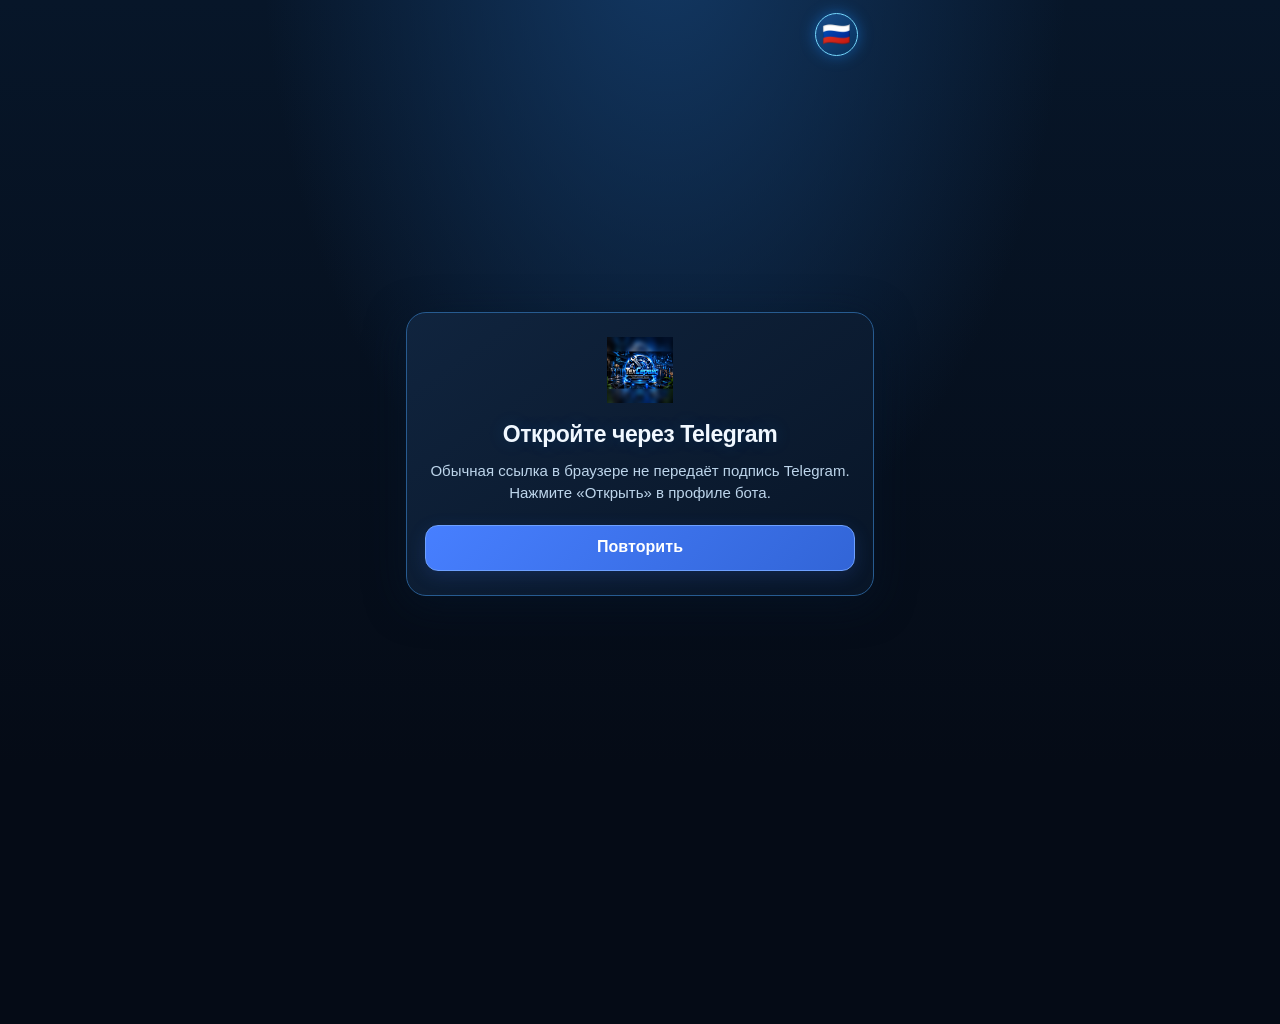
<file: index.html>
<!DOCTYPE html>
<html lang="ru">
<head>
<meta charset="UTF-8">
<meta name="viewport" content="width=device-width, initial-scale=1, viewport-fit=cover">
<meta http-equiv="Cache-Control" content="no-cache, no-store, must-revalidate">
<title>ТехСервис — Открыть кабинет</title>
<script src="https://telegram.org/js/telegram-web-app.js"></script>
<script id="bt-lang-url-init">(function(){try{const l=new URLSearchParams(location.search).get('lang');if(['ru','uz','en'].includes(l))localStorage.setItem('remont_bt_lang',l);localStorage.setItem('remont_lang',l);}catch(_){}})();</script>
<link rel="stylesheet" href="css/style.css?v=20261114-act-compact2">
<link rel="manifest" href="manifest.webmanifest">
<style>
.bt-entry {min-height:100dvh;max-width:500px;margin:auto;padding:24px 16px 40px;display:flex;flex-direction:column;gap:16px;justify-content:center}
.bt-entry-card {border:1px solid #285987;border-radius:20px;padding:24px 18px;background:linear-gradient(155deg,#102946,#08192c);color:#f2f8ff;box-shadow:0 8px 38px #06172b88;text-align:center}
.bt-entry-card h1{font-size:23px;line-height:1.3;margin:10px 0}
.bt-entry-card p{line-height:1.5;color:#bdd5eb;font-size:15px}
.bt-entry-icon{width:66px;height:66px;object-fit:contain}
.bt-entry-actions{display:grid;gap:10px;margin-top:20px}
.bt-entry-actions button{width:100%;min-height:54px;border:1px solid #54baf6;border-radius:14px;background:linear-gradient(120deg,#0757b3,#1688e3);color:white;font-size:16px;font-weight:650;cursor:pointer}
.bt-entry-actions button.secondary{background:#183956;border-color:#346791}
.bt-entry-actions button:focus-visible{outline:3px solid #90e0ff;outline-offset:3px}
.bt-entry-muted{font-size:13px;color:#a9c3d9;white-space:pre-wrap;overflow-wrap:anywhere}
</style>
</head>
<body>
<main id="btEntry" class="bt-entry"><section class="bt-entry-card" role="status"><img class="bt-entry-icon" src="img/remont-bt-icon.png" alt="ТехСервис"><h1>Открываем ТехСервис</h1><p>Проверяем Telegram и ваш кабинет…</p></section></main>
<script>
// launch=keyboard is used by existing bot keyboard links. BotFather's Main
// Mini App launches the same index without role or signed URL parameters.
const params = new URLSearchParams(location.search);
const launchMode = params.get('launch') || 'main';
const roleFromUrl = params.get('role');
window.WEBAPP_SENDDATA_SUPPORTED = launchMode === 'keyboard';
</script>
<script src="js/advertiser-config.js?v=20261021-p15-reviews-referral"></script>
<script src="js/common.js?v=20261021-fullscreen-v1"></script>
<script src="js/mobile-shell.js?v=20261021-fullscreen-v1"></script>
<script src="js/ui-language.js?v=20261114-qr-receipt1"></script>
<script>
(async function bootRemontBT(){
  const area = document.getElementById('btEntry');
  try { tg.ready(); tg.expand(); } catch (_) {}
  const translate = value => window.btTranslateText ? window.btTranslateText(value) : String(value);
  const esc = value => String(value ?? '').replace(/[&<>"']/g,c => ({'&':'&amp;','<':'&lt;','>':'&gt;','"':'&quot;',"'":'&#39;'}[c]));
  const show = (heading, text, buttons = []) => {
    area.innerHTML = '<section class="bt-entry-card"><img class="bt-entry-icon" src="img/remont-bt-icon.png" alt="ТехСервис">'
      +'<h1>'+esc(translate(heading))+'</h1><p>'+esc(translate(text))+'</p><div class="bt-entry-actions" id="btEntryActions"></div></section>';
    const actions = document.getElementById('btEntryActions');
    for (const b of buttons) {
      const el = document.createElement('button'); el.type='button';el.textContent=translate(b.text);
      if (b.secondary) el.className='secondary';
      el.addEventListener('click', b.run); actions.appendChild(el);
    }
  };
  const loadRole = (role) => {
    if(role === 'advertiser'){
      // Keep initData across same-origin navigation for Telegram clients that
      // do not repeat it on every document reload. It is still verified by API.
      try { if(tg.initData) sessionStorage.setItem('remontbt_adv_auth',JSON.stringify({data:tg.initData,uid:String(tg.initDataUnsafe?.user?.id||''),time:Date.now()})); }catch(_){}
      const target=new URL('advertiser.html',location.href);
      for(const key of ['session_uid','session_exp','session_sig']) if(params.has(key)) target.searchParams.set(key,params.get(key));
      location.replace(target.href);return;
    }
    // Existing applications are loaded only after server-side role discovery.
    const script=document.createElement('script');
    script.src=role==='master'?'js/master.js?v=20261114-act-compact2':'js/client.js?v=20261113-combined-fixes1';
    script.onerror=()=>show('Не удалось открыть кабинет','Не удалось загрузить файлы приложения. Проверьте публикацию GitHub Pages.',[{text:'Повторить',run:()=>location.reload()}]);
    // Remove the loader so existing client/master scripts own the body.
    area.remove(); document.body.appendChild(script);
  };
  const queryRole = roleFromUrl === 'master_entry' ? 'master_entry' : roleFromUrl;
  // Existing master application links must remain usable for unregistered users.
  if (queryRole === 'master_entry') {loadRole('client');return;}
  const base = String(window.REMONT_ADVERTISER_API_BASE || '').replace(/\/$/,'');
  if (!base) {
    show('Сервер не настроен','Не найден адрес API. Запустите панель и обновите адрес Cloudflare в GitHub Pages.',[{text:'Повторить',run:()=>location.reload()}]);
    return;
  }
  const headers={'X-Telegram-Init-Data':String(tg.initData||'')};
  const signedUid=params.get('session_uid')||params.get('master_uid'),signedExp=params.get('session_exp')||params.get('master_exp'),signedSig=params.get('session_sig')||params.get('master_sig');
  if (/^\d{1,20}$/.test(signedUid||'') && /^\d{1,20}$/.test(signedExp||'') && /^[0-9a-f]{64}$/i.test(signedSig||''))
    headers['X-Remont-Session']=signedUid+':'+signedExp+':'+signedSig;
  if(!headers['X-Remont-Session']) {
    try { const saved=localStorage.getItem('remontBT.master.session.v1')||'';
      if(/^\d{1,20}:\d{1,20}:[0-9a-f]{64}$/i.test(saved)) headers['X-Remont-Session']=saved;
    }catch(_){}
  }
  if(!headers['X-Telegram-Init-Data'] && !headers['X-Remont-Session']) {
    show('Откройте через Telegram','Обычная ссылка в браузере не передаёт подпись Telegram. Нажмите «Открыть» в профиле бота.',[{text:'Повторить',run:()=>location.reload()}]);return;
  }
  try {
    const response=await fetch(base+'/api/session/roles',{method:'GET',headers,cache:'no-store'});
    const data=await response.json().catch(()=>({}));
    if(!response.ok){
      const why=String(data.reason||'');
      const detail=why==='hash_mismatch'
       ?'Не совпала подпись Telegram. Проверьте, что в BotFather Main Mini App включён для того же бота, чей токен используется сервером.'
       :why==='auth_date_expired'?'Данные входа устарели. Закройте Mini App и откройте его заново.'
       :data.error||'Проверка Telegram завершилась ошибкой.';
      throw new Error(detail+(why?' ('+why+')':''));
    }
    const r=data.roles||{};
    // A user may have multiple roles. BotFather's single Main Mini App button
    // must open one landing page without an extra role-selector screen.
    // Role checks are obtained from the verified server response, never from
    // initDataUnsafe or untrusted URL parameters.
    const permitted={client:!!r.client,master:!!r.master,advertiser:!!r.advertiser};
    // Preserve specific buttons from /start: ?role=client or ?role=advertiser.
    if(['client','master','advertiser'].includes(queryRole) && permitted[queryRole]){
      loadRole(queryRole);
      return;
    }
    // For the common «Открыть» button, a registered master goes to master,
    // a registered client to client, and an advertiser-only user to advertiser.
    // A not-yet-registered user starts the client onboarding.
    const landingRole = r.master ? 'master'
      : r.client_registered ? 'client'
      : r.advertiser ? 'advertiser'
      : 'client';
    loadRole(landingRole);
  }catch(err){
    show('Не удалось открыть кабинет',err.message||'Ошибка связи с сервером.',[{text:'Повторить',run:()=>location.reload()}]);
  }
})();
</script>
<script>
if('serviceWorker' in navigator){window.addEventListener('load',async()=>{try{
 const reg=await navigator.serviceWorker.register('./sw.js?release=20261113-combined-fixes1',{scope:'./',updateViaCache:'none'});await reg.update();
}catch(e){console.warn('SW update failed:',e)}},{once:true});}
</script>
</body>
</html>
</file>
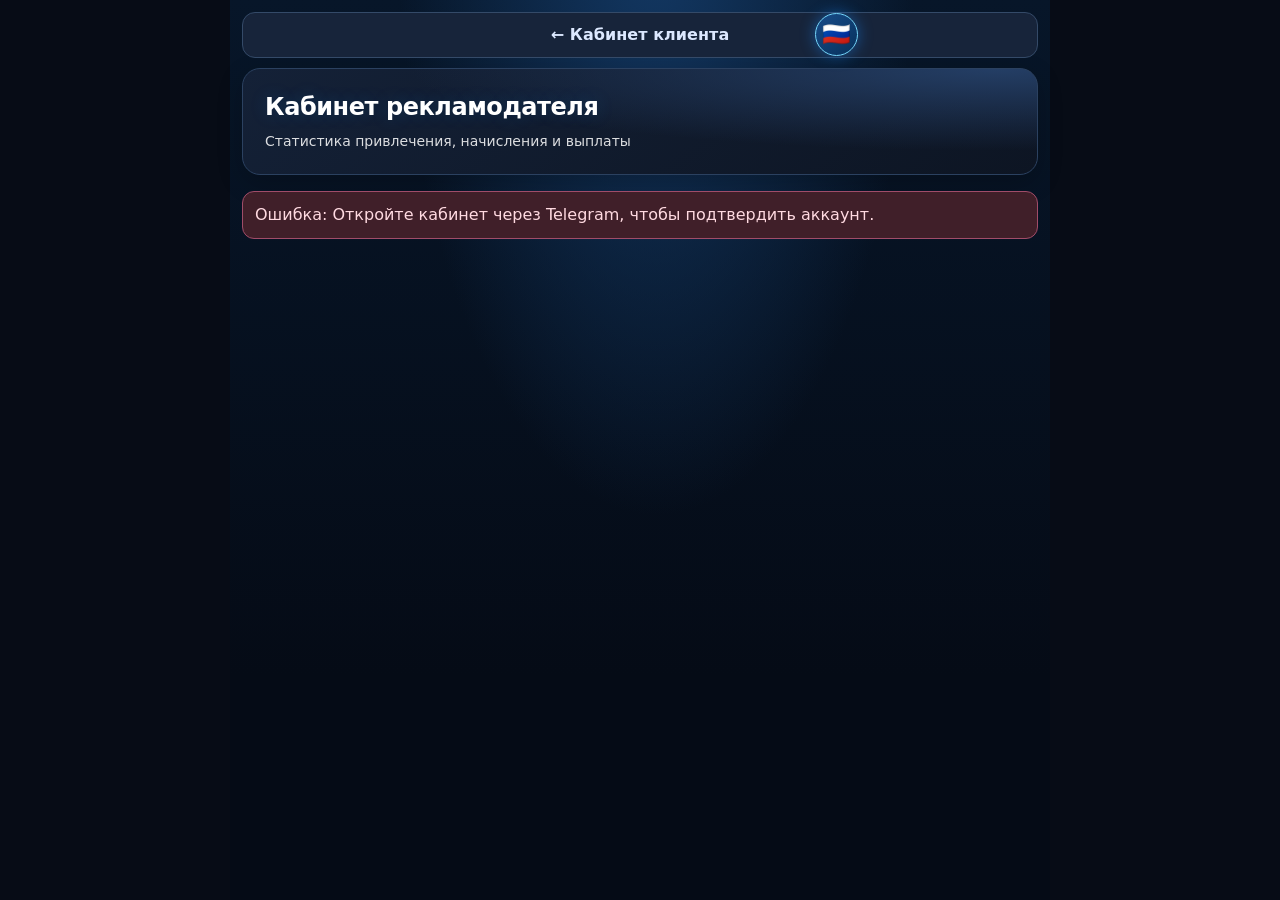
<file: advertiser.html>
<!doctype html>
<html lang="ru">
<head><meta http-equiv="Cache-Control" content="no-cache, no-store, must-revalidate"><meta http-equiv="Pragma" content="no-cache"><meta http-equiv="Expires" content="0">
<meta charset="utf-8"><meta name="viewport" content="width=device-width,initial-scale=1,viewport-fit=cover">
<meta name="theme-color" content="#14213d"><title>ТехСервис — кабинет рекламодателя</title>
<link rel="manifest" href="manifest.webmanifest?v=20261021-compact-i18n-v1"><link rel="stylesheet" href="css/style.css?v=20261021-fullscreen-v1">
<style>
:root{--portal-bg:#f4f6fa;--portal-ink:#17233d;--portal-green:#14213d;--portal-accent:#f28c28;--portal-muted:#68738a;--portal-border:#dfe5ef}
body{background:var(--portal-bg);color:var(--portal-ink);max-width:820px;margin:auto;padding:16px;font-family:system-ui,-apple-system,Segoe UI,sans-serif}
.portal-head{background:linear-gradient(135deg,#14213d,#243b65);color:white;padding:22px;border-radius:22px;box-shadow:0 12px 30px #14213d25;margin-bottom:16px}
.portal-head h1{margin:0 0 7px;font-size:24px}.portal-head p{margin:0;opacity:.85}.lang{float:right;border:1px solid #ffffff55;border-radius:12px;padding:7px 10px;background:#ffffff15;color:white}
.grid{display:grid;grid-template-columns:repeat(2,minmax(0,1fr));gap:10px}.metric,.section{background:white;border:1px solid var(--portal-border);border-radius:16px;padding:15px;margin-bottom:12px;box-shadow:0 4px 16px #10251b08}.metric small{display:block;color:var(--portal-muted);font-size:12px}.metric strong{display:block;font-size:24px;margin-top:5px;overflow-wrap:anywhere}.section h2{font-size:17px;margin:0 0 12px}.muted{color:var(--portal-muted);font-size:13px}.list-item{border-top:1px solid #edf1ef;padding:12px 0}.list-item:first-child{border-top:0}.pill{display:inline-block;padding:4px 8px;border-radius:20px;background:#eaf3ee;color:#236047;font-size:12px}.btn{border:0;border-radius:11px;padding:11px 14px;background:var(--portal-accent);color:#17233d;font-weight:700;cursor:pointer}.btn.secondary{background:#edf2ef;color:#173c33}.btn.warn{background:#fff0e8;color:#8b3c1e}.field{width:100%;box-sizing:border-box;padding:12px;border:1px solid var(--portal-border);border-radius:10px;margin:6px 0 10px;background:#fff;color:#17231f}.row{display:flex;align-items:center;justify-content:space-between;gap:10px;flex-wrap:wrap}.error{background:#fff0ef;color:#8a2118;border:1px solid #f1cbc7;padding:12px;border-radius:12px}.notice{background:#fff8e7;color:#705317;border:1px solid #efdfa8;padding:12px;border-radius:12px}.hidden{display:none!important}table{width:100%;border-collapse:collapse;font-size:13px}td,th{text-align:left;padding:9px 6px;border-bottom:1px solid #edf1ef;vertical-align:top}th{color:var(--portal-muted);font-weight:600}@media(max-width:420px){.grid{grid-template-columns:1fr 1fr}.metric strong{font-size:20px}body{padding:10px}}

/* ТехСервис · Electric Steel Blue · advertiser portal */
:root{--portal-bg:#071526;--portal-ink:#e5f4ff;--portal-green:#0b2440;--portal-accent:#168bff;--portal-muted:#a5bdd4;--portal-border:#315d86}
body{background:linear-gradient(180deg,#071326 0%,#091a2e 100%);color:var(--portal-ink)}
.portal-head{background:linear-gradient(125deg,#122f51,#07182f);border:1px solid #3c87c1;box-shadow:0 10px 28px #010813b3}
.metric,.section{background:linear-gradient(150deg,#102b48,#081a2e);border-color:#2a5e90;box-shadow:0 4px 16px #0005;color:#e5f4ff}
.metric small,.muted{color:#abc4dc}.metric strong{color:#f2fcff}
.list-item{border-color:#264c76}.pill{background:#163d66;color:#8bdfff}
.btn{background:linear-gradient(120deg,#0759bd,#148cff);color:#fff;border:1px solid #5cc7ff}
.btn.secondary{background:#13365a;color:#b8ebff}.btn.warn{background:#49312e;color:#ffc1a8}
.field{background:#0b2541;color:#fff;border-color:#4285bf}
.error{background:#401f29;border-color:#a04c69;color:#ffdae1}
.notice{background:#16334f;border-color:#356da5;color:#d0edff}
.lang{border-color:#5a9ac9}
</style>
<script src="https://telegram.org/js/telegram-web-app.js"></script>
<script id="bt-lang-url-init">(function(){try{const l=new URLSearchParams(location.search).get('lang');if(['ru','uz','en'].includes(l))localStorage.setItem('remont_bt_lang',l);localStorage.setItem('remont_lang',l);}catch(_){}})();</script><script src="js/advertiser-config.js?v=20261021-compact-i18n-v1"></script>
<style>.bt-payout-tools{display:flex;flex-wrap:wrap;gap:9px;align-items:center;margin:12px 0}.bt-payout-tools .field{min-width:130px;max-width:220px}.bt-payout-tools label{font-size:14px}.bt-payout-tools .btn{min-height:44px}#btPayoutSummary{margin:8px 0}</style></head><body>
<nav class="row" style="padding:0 0 10px"><button id="btBackToClient" type="button" class="btn secondary" style="min-height:44px">← Кабинет клиента</button></nav>
<header class="portal-head"><button class="lang" id="langBtn" type="button">Oʻzbekcha</button><h1 id="pageTitle">Кабинет рекламодателя</h1><p id="pageSubtitle">Статистика привлечения, начисления и выплаты</p></header>
<div id="status" class="notice">Подключаем кабинет…</div>
<div id="setup" class="section hidden"><h2>Нужно настроить подключение</h2><p>Для отображения живой статистики нужен публичный HTTPS-адрес API на вашем ПК. Он не требует платного сервера, но должен быть доступен через защищённый туннель, пока бот работает.</p><p>Настройте Cloudflare Tunnel по инструкции в комплекте и укажите его адрес в <code>miniapp/js/advertiser-config.js</code>, затем опубликуйте Mini App.</p></div>
<div id="app" class="hidden">
 <section class="section"><div class="row"><div><h2 id="hello">Добро пожаловать</h2><div id="cardInfo" class="muted"></div></div><button class="btn secondary" id="refreshBtn">Обновить</button></div></section>
 <div class="grid">
  <div class="metric"><small id="mRegistrations">Регистрации</small><strong id="registrations">0</strong></div>
  <div class="metric"><small id="mActivations">Активации промокода</small><strong id="activations">0</strong></div>
  <div class="metric"><small id="mRepairs">Выполнено ремонтов</small><strong id="repairs">0</strong></div>
  <div class="metric"><small id="mAccrued">Начислено всего</small><strong id="accrued">0 сум</strong></div>
  <div class="metric"><small id="mPaid">Учтено выплат</small><strong id="paid">0 сум</strong></div>
  <div class="metric"><small id="mBalance">Остаток к выплате</small><strong id="balance">0 сум</strong></div>
  <div class="metric"><small id="mPending">Выплаты на проверке</small><strong id="pending">0 сум</strong></div>
  <div class="metric"><small id="mWeeklyRepairs">Ремонтов за неделю</small><strong id="weeklyRepairs">0</strong></div>
  <div class="metric"><small id="mWeeklyAccrued">Начислено за неделю</small><strong id="weeklyAccrued">0 сум</strong></div>
 </div>
 <section class="section"><h2 id="promoTitle">Мои промокоды</h2><div id="promos"></div></section>
 <section class="section"><h2 id="payoutTitle">История выплат</h2>
 <div class="bt-payout-tools"><label for="btPayoutFilter">Статус</label><select id="btPayoutFilter" class="field"><option value="all">Все</option><option value="sent">Отправлено</option><option value="confirmed">Подтверждено</option><option value="disputed">Спор</option><option value="pending_review">Проверка</option></select>
 <label for="btPayoutMonth">Месяц</label><input id="btPayoutMonth" class="field" type="month"><button type="button" class="btn" id="btPayoutExport">↓ Скачать журнал CSV</button></div>
 <p id="btPayoutSummary" class="muted" role="status"></p><div id="payouts"></div></section>
 <section class="section"><h2 id="cardTitle">Реквизиты для выплат</h2><p id="cardHelp" class="muted">Полный номер карты не показывается в кабинете. Для изменения отправляется запрос мастеру.</p><input id="newCard" class="field" inputmode="numeric" autocomplete="off" placeholder="Новый номер карты"><button class="btn" id="requestCardBtn">Запросить изменение</button></section>
</div>
<script src="js/ui-language.js?v=20261113-ru-uz-screen2"></script>
<script src="js/mobile-shell.js?v=20261021-fullscreen-v1"></script>
<script src="js/advertiser.js?v=20261113-advertiser-back-status"></script>
</body></html>
</file>
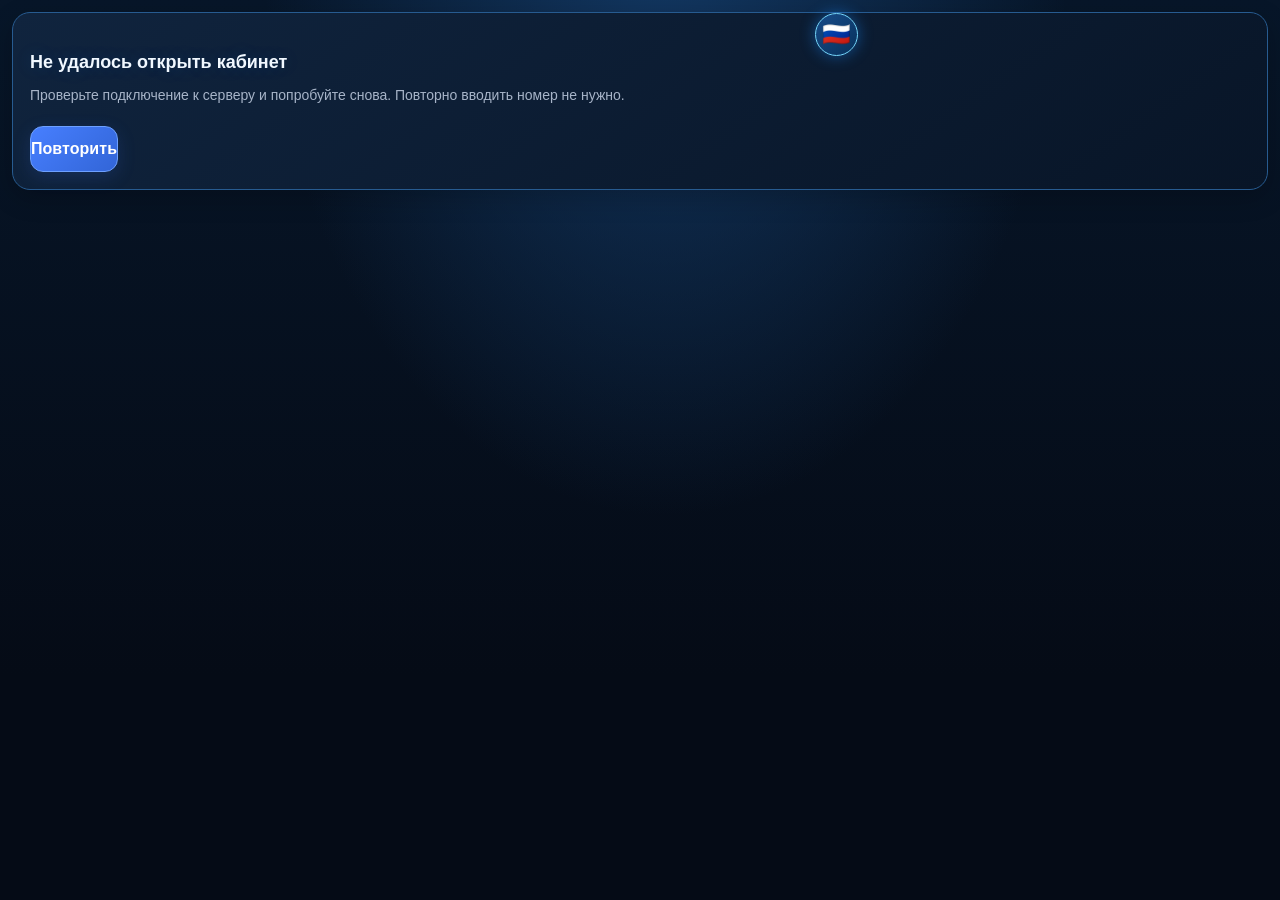
<file: client.html>
<!DOCTYPE html>
<html lang="ru">
<head>
    <meta charset="UTF-8">
    <meta http-equiv="Cache-Control" content="no-cache, no-store, must-revalidate">
    <meta http-equiv="Pragma" content="no-cache">
    <meta http-equiv="Expires" content="0">
    <meta name="viewport" content="width=device-width, initial-scale=1.0, viewport-fit=cover">
    <title>Регистрация клиента</title>
    <script src="https://telegram.org/js/telegram-web-app.js"></script>
<script id="bt-lang-url-init">(function(){try{const l=new URLSearchParams(location.search).get('lang');if(['ru','uz','en'].includes(l))localStorage.setItem('remont_bt_lang',l);localStorage.setItem('remont_lang',l);}catch(_){}})();</script>
    <script>
        (function () {
            const params = new URLSearchParams(window.location.search);
            const isNewClient = params.get('new_client') === '1';

            if (isNewClient) {
                try {
                    // Удаляем только поля автозаполнения, которые могли принадлежать
                    // предыдущему тестовому клиенту. Очередь офлайн-записей, язык,
                    // локальный ID регистрации и остальные данные не трогаем.
                    const staleFormKeys = [
                        'remont_bt_name', 'remont_bt_phone', 'remont_bt_house',
                        'remont_bt_apartment', 'remont_bt_identity_saved'
                    ];
                    for (const storage of [localStorage, sessionStorage]) {
                        staleFormKeys.forEach(key => storage.removeItem(key));
                    }

                    console.log('ТехСервис: очищены только старые поля формы');
                } catch (e) {
                    console.error('Ошибка очистки локальных данных:', e);
                }
            }
        })();
    </script>
    <link rel="stylesheet" href="css/style.css?v=20261113-combined-fixes1">
    <link rel="manifest" href="manifest.webmanifest?v=20261021-compact-i18n-v1">
</head>
<body>
    <script>
        const params = new URLSearchParams(window.location.search);
        window.WEBAPP_SENDDATA_SUPPORTED = params.get('launch') === 'keyboard';

        document.write(
            '<script src="js/advertiser-config.js?v=20261021-p15-reviews-referral"><\/script>' +
            '<script src="js/common.js?v=20261021-fullscreen-v1"><\/script>' +
            '<script src="js/mobile-shell.js?v=20261021-fullscreen-v1"><\/script>' +
            '<script src="js/ui-language.js?v=20261113-combined-fixes1"><\/script>' +
            '<script src="js/client.js?v=20261113-combined-fixes1"><\/script>'
        );
    </script>
</body>
</html>
</file>
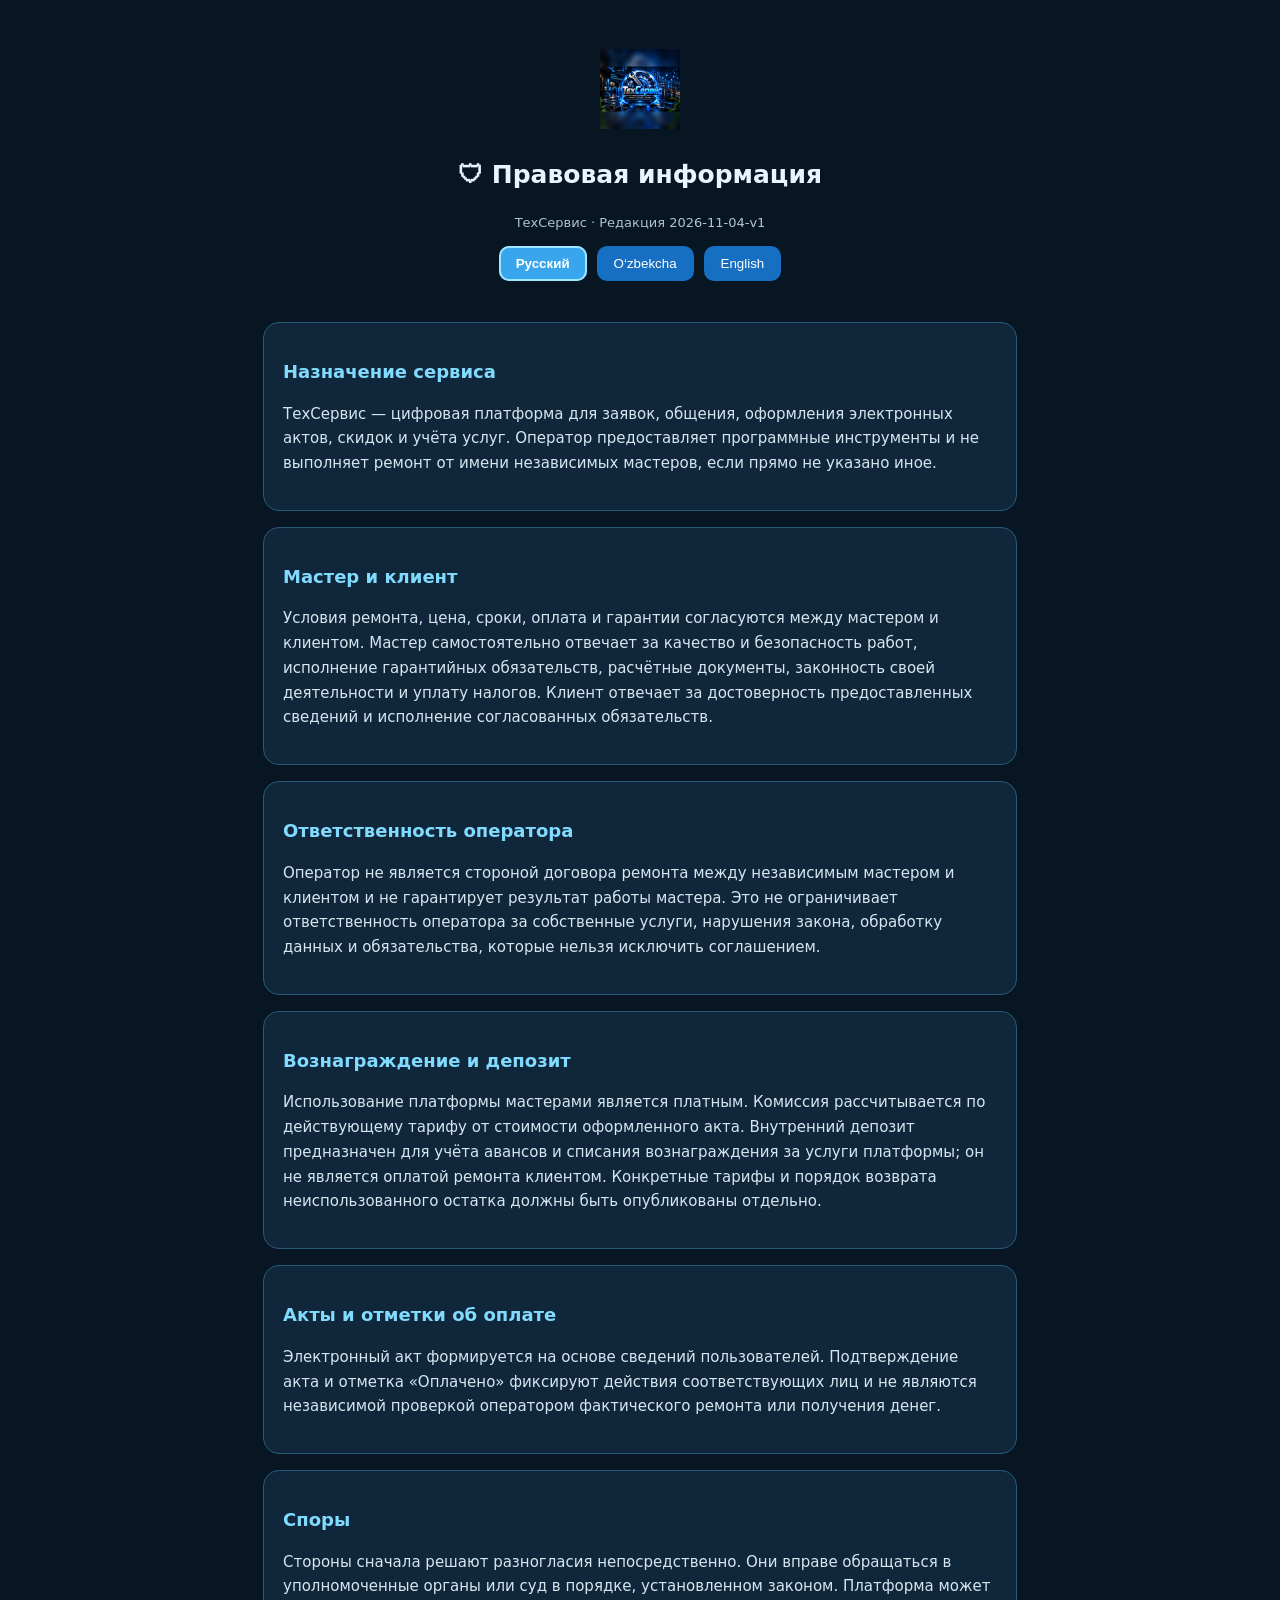
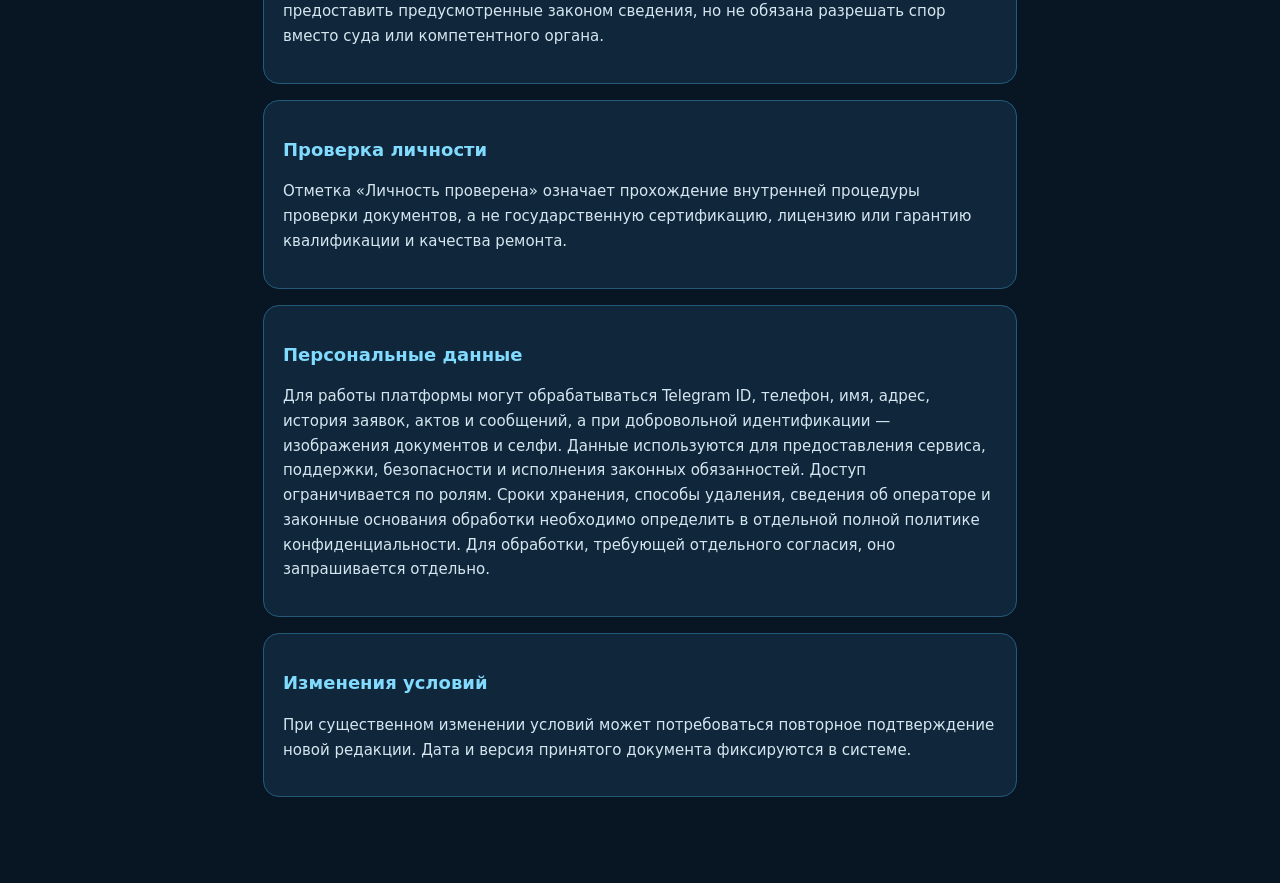
<file: legal.html>
<!doctype html><html lang="ru"><head><meta charset="utf-8"><meta name="viewport" content="width=device-width,initial-scale=1"><title>ТехСервис — Правовая информация</title><style>
*{box-sizing:border-box}body{margin:0;background:#081522;color:#e6f5ff;font:15px/1.65 system-ui,Arial,sans-serif}.wrap{max-width:790px;margin:auto;padding:24px 18px 70px}.hero{text-align:center;padding:25px 0}.hero img{width:80px}.card{background:#10273b;border:1px solid #245b7a;border-radius:16px;padding:19px;margin:16px 0}h1{font-size:25px}h2{font-size:18px;color:#81dbff}p,li{color:#d5e6f0}button{background:#166fc3;color:#fff;border:0;padding:10px 17px;border-radius:10px;cursor:pointer}.muted{color:#adc5d7;font-size:13px}.tabs{display:flex;gap:10px;justify-content:center;flex-wrap:wrap}.tabs button[aria-pressed="true"]{background:#39a5ed;box-shadow:0 0 0 2px #9fe6ff inset;font-weight:700}.notice{border-left:3px solid #50b9ed;padding-left:13px}a{color:#7ed9ff}
</style></head><body><div class="wrap"><header class="hero"><img src="img/remont-bt-icon.png" alt="ТехСервис"><h1 id="heading">🛡 Правовая информация</h1><p class="muted" id="revision">ТехСервис · Редакция 2026-11-04-v1</p><div class="tabs" role="group" aria-label="Language"><button type="button" data-lang="ru">Русский</button><button type="button" data-lang="uz">O‘zbekcha</button><button type="button" data-lang="en">English</button></div></header><main id="content"></main></div><script>
const docs={ru:[
['Назначение сервиса','ТехСервис — цифровая платформа для заявок, общения, оформления электронных актов, скидок и учёта услуг. Оператор предоставляет программные инструменты и не выполняет ремонт от имени независимых мастеров, если прямо не указано иное.'],
['Мастер и клиент','Условия ремонта, цена, сроки, оплата и гарантии согласуются между мастером и клиентом. Мастер самостоятельно отвечает за качество и безопасность работ, исполнение гарантийных обязательств, расчётные документы, законность своей деятельности и уплату налогов. Клиент отвечает за достоверность предоставленных сведений и исполнение согласованных обязательств.'],
['Ответственность оператора','Оператор не является стороной договора ремонта между независимым мастером и клиентом и не гарантирует результат работы мастера. Это не ограничивает ответственность оператора за собственные услуги, нарушения закона, обработку данных и обязательства, которые нельзя исключить соглашением.'],
['Вознаграждение и депозит','Использование платформы мастерами является платным. Комиссия рассчитывается по действующему тарифу от стоимости оформленного акта. Внутренний депозит предназначен для учёта авансов и списания вознаграждения за услуги платформы; он не является оплатой ремонта клиентом. Конкретные тарифы и порядок возврата неиспользованного остатка должны быть опубликованы отдельно.'],
['Акты и отметки об оплате','Электронный акт формируется на основе сведений пользователей. Подтверждение акта и отметка «Оплачено» фиксируют действия соответствующих лиц и не являются независимой проверкой оператором фактического ремонта или получения денег.'],
['Споры','Стороны сначала решают разногласия непосредственно. Они вправе обращаться в уполномоченные органы или суд в порядке, установленном законом. Платформа может предоставить предусмотренные законом сведения, но не обязана разрешать спор вместо суда или компетентного органа.'],
['Проверка личности','Отметка «Личность проверена» означает прохождение внутренней процедуры проверки документов, а не государственную сертификацию, лицензию или гарантию квалификации и качества ремонта.'],
['Персональные данные','Для работы платформы могут обрабатываться Telegram ID, телефон, имя, адрес, история заявок, актов и сообщений, а при добровольной идентификации — изображения документов и селфи. Данные используются для предоставления сервиса, поддержки, безопасности и исполнения законных обязанностей. Доступ ограничивается по ролям. Сроки хранения, способы удаления, сведения об операторе и законные основания обработки необходимо определить в отдельной полной политике конфиденциальности. Для обработки, требующей отдельного согласия, оно запрашивается отдельно.'],
['Изменения условий','При существенном изменении условий может потребоваться повторное подтверждение новой редакции. Дата и версия принятого документа фиксируются в системе.']
],uz:[
['Platformaning vazifasi','TehServis — buyurtmalar, muloqot, elektron dalolatnomalar va hisob-kitob vositalari uchun raqamli platforma. Operator mustaqil ustalar nomidan ta’mirlash ishlarini bajarmaydi, agar boshqacha aniq ko‘rsatilmagan bo‘lsa.'],
['Usta va mijoz','Ta’mirlash narxi, muddati, to‘lov va kafolat shartlari usta hamda mijoz o‘rtasida kelishiladi. Usta ish sifati, xavfsizligi, kafolat, soliq va qonuniy majburiyatlari uchun mustaqil javobgar.'],
['Operator javobgarligi','Operator mustaqil usta va mijoz o‘rtasidagi ta’mirlash shartnomasining tomoni emas va usta ishining natijasini kafolatlamaydi. Biroq operator o‘z xizmatlari va qonun bo‘yicha majburiyatlari uchun javobgar.'],
['Komissiya va depozit','Platformadan foydalanish pullik. Komissiya amaldagi tarif bo‘yicha dalolatnoma summasidan hisoblanadi. Ichki depozit platforma xizmatlari uchun avans va komissiyalarni hisobga olishga xizmat qiladi, mijozning ta’mirlash to‘lovi emas. Qolgan mablag‘ni qaytarish tartibi alohida e’lon qilinishi lozim.'],
['Dalolatnomalar va to‘lov','Elektron dalolatnoma foydalanuvchilar kiritgan ma’lumotlar asosida tuziladi. Tasdiqlash va «To‘langan» belgisi operator tomonidan ta’mirlash yoki to‘lov mustaqil tekshirilganini bildirmaydi.'],
['Nizolar','Usta va mijoz nizolarni o‘zaro yoki qonunda belgilangan tartibda vakolatli organlar va sud orqali hal qiladi.'],
['Shaxsni tekshirish','«Shaxsi tekshirilgan» belgisi ichki tekshiruvni bildiradi; bu davlat sertifikati yoki ish sifati kafolati emas.'],
['Shaxsiy ma’lumotlar','Telegram ID, telefon, ism, manzil, buyurtma va dalolatnomalar ma’lumotlari qayta ishlanishi mumkin. Ixtiyoriy tekshiruvda hujjat rasmlari va selfi olinishi mumkin. Ma’lumotlardan xizmat ko‘rsatish, xavfsizlik va qonuniy majburiyatlar uchun foydalaniladi. Saqlash muddati, o‘chirish tartibi va operator ma’lumotlari to‘liq maxfiylik siyosatida belgilanishi kerak. Alohida rozilik zarur bo‘lsa, u alohida olinadi.'],
['Shartlar o‘zgarishi','Muhim o‘zgarishlar uchun yangi tahrirga qayta rozilik so‘ralishi mumkin. Tasdiqlangan tahrir va vaqt tizimda qayd etiladi.']
],en:[["Purpose of the service", "TehServis is a digital platform for service requests, communication, electronic service reports, discounts and service records. The operator provides software tools and does not carry out repairs on behalf of independent technicians unless expressly stated otherwise."], ["Technician and customer", "Repair terms, prices, deadlines, payment and warranties are agreed directly between the technician and the customer. Technicians are independently responsible for work quality and safety, warranty obligations, receipts, lawful business activity and taxes. Customers are responsible for the accuracy of information they provide and for meeting agreed obligations."], ["Operator liability", "The operator is not a party to the repair agreement between an independent technician and a customer and does not guarantee the technician’s results. This does not exclude the operator’s liability for its own services, legal violations, personal data processing or obligations that cannot legally be waived."], ["Fees and deposit", "Use of the platform by technicians is paid. Commission is calculated at the applicable rate based on the value of an issued service report. The internal deposit records advances and charges for platform services; it is not the customer’s repair payment. Current rates and the procedure for returning unused balances must be published separately."], ["Service reports and payment status", "Electronic service reports are generated from information provided by users. Report confirmation and a “Paid” status record the relevant users’ actions and do not constitute independent verification by the operator that repairs were completed or payment received."], ["Disputes", "The parties should first attempt to resolve disagreements directly. They may contact competent authorities or courts in accordance with applicable law. The platform may provide information as required by law but is not obliged to resolve disputes in place of a court or competent authority."], ["Identity verification", "The “Identity reviewed” badge indicates an internal document review, not government certification, a professional licence or a guarantee of skill or repair quality."], ["Personal data", "The platform may process Telegram IDs, phone numbers, names, addresses, request and service report histories and messages; voluntary identity verification may also involve identity document images and selfies. Data is used to provide the service, maintain security and meet legal obligations. Access is role-restricted. Retention periods, deletion procedures, operator details and lawful bases for processing must be specified in a separate full privacy policy. Separate consent is requested when required."], ["Changes to terms", "Material changes to the terms may require acceptance of a new version. The accepted version and time of acceptance are recorded in the system."]]};function lang(code){if(!docs[code])code='ru';try{localStorage.setItem('remont_bt_lang',code)}catch(_){ }document.documentElement.lang=code;document.title=code==='en'?'TehServis — Legal information':code==='uz'?'TehServis — Huquqiy maʼlumot':'ТехСервис — Правовая информация';document.getElementById('revision').textContent=code==='uz'?'TehServis · 2026-11-04-v1 tahriri':code==='en'?'TehServis · Version 2026-11-04-v1':'ТехСервис · Редакция 2026-11-04-v1';document.querySelectorAll('[data-lang]').forEach(button=>{button.setAttribute('aria-pressed',String(button.dataset.lang===code));});document.getElementById('heading').textContent=code==='uz'?'🛡 Huquqiy ma’lumot':code==='en'?'🛡 Legal information':'🛡 Правовая информация';document.getElementById('content').replaceChildren(...docs[code].map(([title,body])=>{const section=document.createElement('section');section.className='card';const h=document.createElement('h2');h.textContent=title;const p=document.createElement('p');p.textContent=body;section.append(h,p);return section;}));}document.querySelectorAll('[data-lang]').forEach(button=>button.addEventListener('click',()=>lang(button.dataset.lang)));let initial='ru';try{initial=localStorage.getItem('remont_bt_lang')||'ru'}catch(_){ }lang(initial);</script></body></html>
</file>
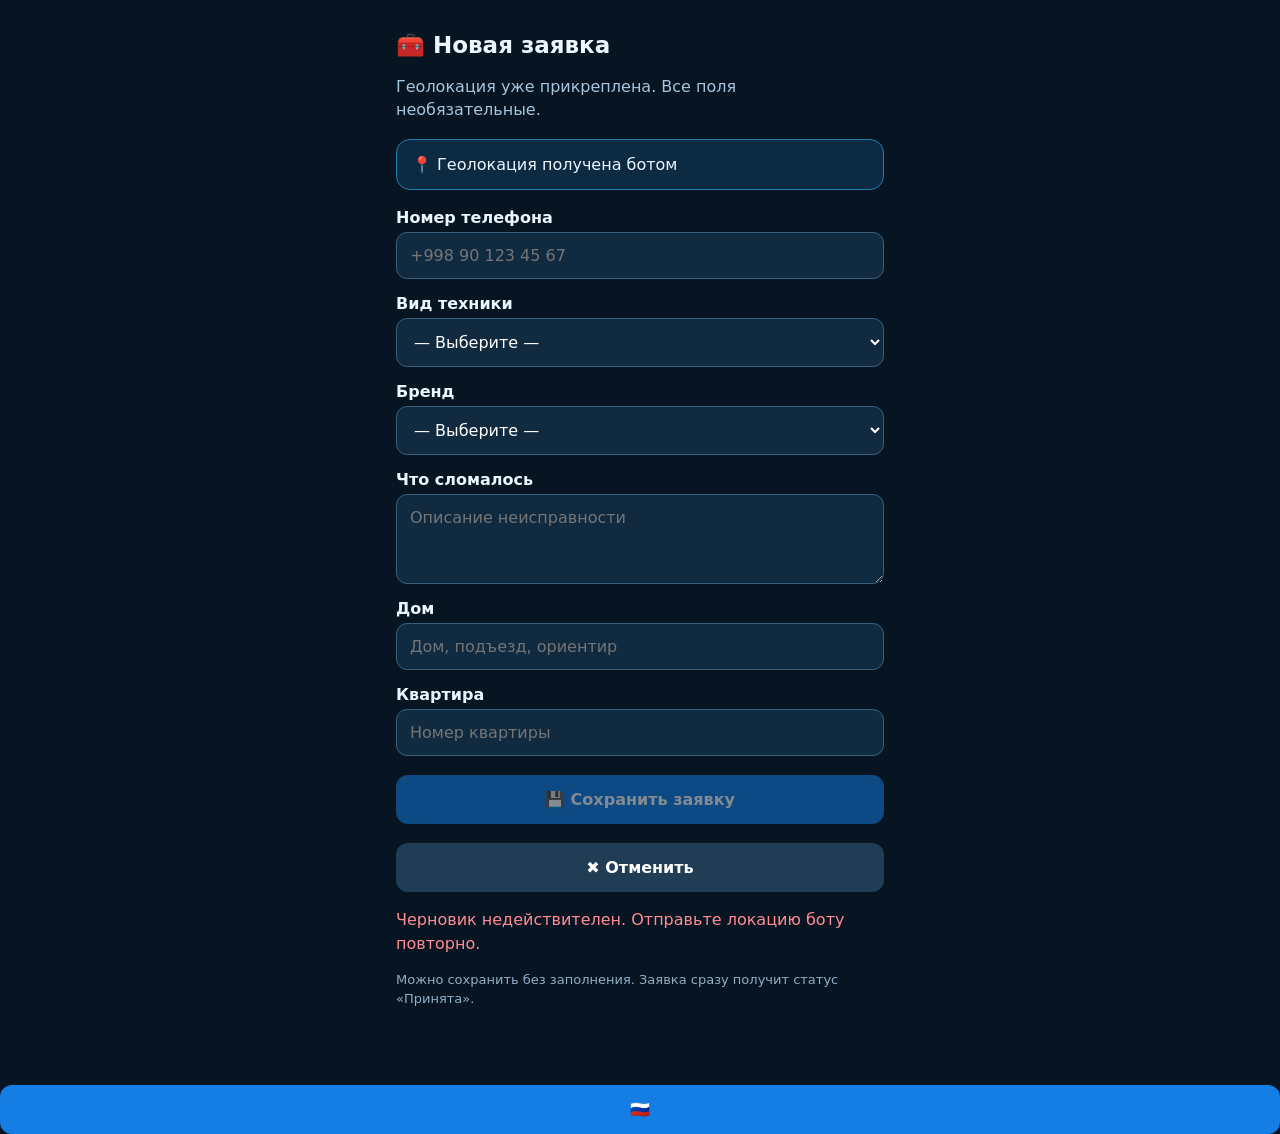
<file: master-quick-order.html>
<!doctype html><html lang="ru"><head><meta charset="utf-8"><meta name="viewport" content="width=device-width,initial-scale=1,viewport-fit=cover"><title>ТехСервис — заявка мастера</title><script src="https://telegram.org/js/telegram-web-app.js"></script><style>
:root{color-scheme:dark}*{box-sizing:border-box}body{margin:0;background:#071522;color:#ecf6ff;font:16px system-ui,-apple-system,sans-serif}main{max-width:520px;margin:auto;padding:24px 16px 45px}h1{font-size:23px;margin:8px 0 10px}p{color:#a7c5dc;line-height:1.45}.loc{padding:15px;border:1px solid #237eae;border-radius:14px;background:#0c2b43;margin:18px 0}label{display:block;margin:15px 0 5px;font-weight:600}input,select,textarea{display:block;width:100%;font:inherit;color:#fff;background:#102a40;border:1px solid #38617f;border-radius:11px;padding:13px;outline:none}input:focus,textarea:focus{border-color:#48b9ff}textarea{resize:vertical;min-height:90px}button{width:100%;margin-top:19px;padding:15px;border:0;border-radius:12px;background:#147ee4;color:white;font:700 16px system-ui}button:disabled{opacity:.5}.hint{font-size:13px;color:#91afc5}.error{color:#ff8b94;white-space:pre-wrap}</style></head><body><main><h1>🧰 Новая заявка</h1><p>Геолокация уже прикреплена. Все поля необязательные.</p><div class="loc">📍 Геолокация получена ботом</div><form id="order"><label for="phone">Номер телефона</label><input id="phone" type="tel" autocomplete="tel" placeholder="+998 90 123 45 67" maxlength="30"><label for="device">Вид техники</label><select id="device" onchange="toggleCustom('device')"><option value="">— Выберите —</option><option value="Стиральная машина">🧺 Стиральная машина</option><option value="Холодильник">❄️ Холодильник</option><option value="Кондиционер">🌬️ Кондиционер</option><option value="Микроволновая печь">▣ Микроволновая печь</option><option value="Пылесос">◌ Пылесос</option><option value="__other__">✏️ Другое (ввести вручную)</option></select><div id="device_custom_wrap" hidden><label for="device_custom">Укажите вид техники</label><input id="device_custom" maxlength="120" placeholder="Например: Пылесос"></div><label for="brand">Бренд</label><select id="brand" onchange="toggleCustom('brand')"><option value="">— Выберите —</option><option value="LG">LG</option><option value="Samsung">Samsung</option><option value="Indesit">Indesit</option><option value="Bosch">Bosch</option><option value="Атлант">Атлант</option><option value="__other__">✏️ Другое (ввести вручную)</option></select><div id="brand_custom_wrap" hidden><label for="brand_custom">Укажите бренд</label><input id="brand_custom" maxlength="120" placeholder="Например: Whirlpool"></div><label for="problem">Что сломалось</label><textarea id="problem" maxlength="1200" placeholder="Описание неисправности"></textarea><label for="house">Дом</label><input id="house" maxlength="150" placeholder="Дом, подъезд, ориентир"><label for="apartment">Квартира</label><input id="apartment" maxlength="80" placeholder="Номер квартиры"><button id="save" type="submit">💾 Сохранить заявку</button><button type="button" style="background:#203d55" onclick="cancelForm()">✖️ Отменить</button><p id="error" class="error" role="alert"></p></form><p class="hint">Можно сохранить без заполнения. Заявка сразу получит статус «Принята».</p></main><script>
function toggleCustom(field){document.getElementById(field+'_custom_wrap').hidden=document.getElementById(field).value!=='__other__'}function cancelForm(){try{window.Telegram?.WebApp?.close()}catch(e){}}(function(){const tg=window.Telegram?.WebApp;try{tg?.ready();tg?.expand()}catch(e){}const draft=new URLSearchParams(location.search).get('draft');const form=document.getElementById('order'),error=document.getElementById('error'),save=document.getElementById('save');if(!draft||!/^[a-f0-9]{16}$/.test(draft)){error.textContent='Черновик недействителен. Отправьте локацию боту повторно.';save.disabled=true;return;}form.addEventListener('submit',e=>{e.preventDefault();error.textContent='';const phone=document.getElementById('phone').value.trim();const digits=phone.replace(/\D/g,'');if(digits&&!(digits.length===9||digits.length===12&&digits.startsWith('998'))){error.textContent='Проверьте номер: 9 цифр или +998 и 9 цифр.';return;}if(!tg||typeof tg.sendData!=='function'){error.textContent='Откройте форму кнопкой в чате Telegram с ботом.';return;}const data={event:'master_location_order',draft_id:draft};for(const name of ['phone','device','brand','problem','house','apartment']){let value=document.getElementById(name).value.trim();if((name==='device'||name==='brand')&&value==='__other__')value=document.getElementById(name+'_custom').value.trim();data[name]=value;}save.disabled=true;try{tg.sendData(JSON.stringify(data))}catch(ex){save.disabled=false;error.textContent='Не удалось отправить заявку: '+ex.message;}})})();
</script><script src="js/ui-language.js?v=20261113-ru-uz-screen2"></script></body></html>
</file>
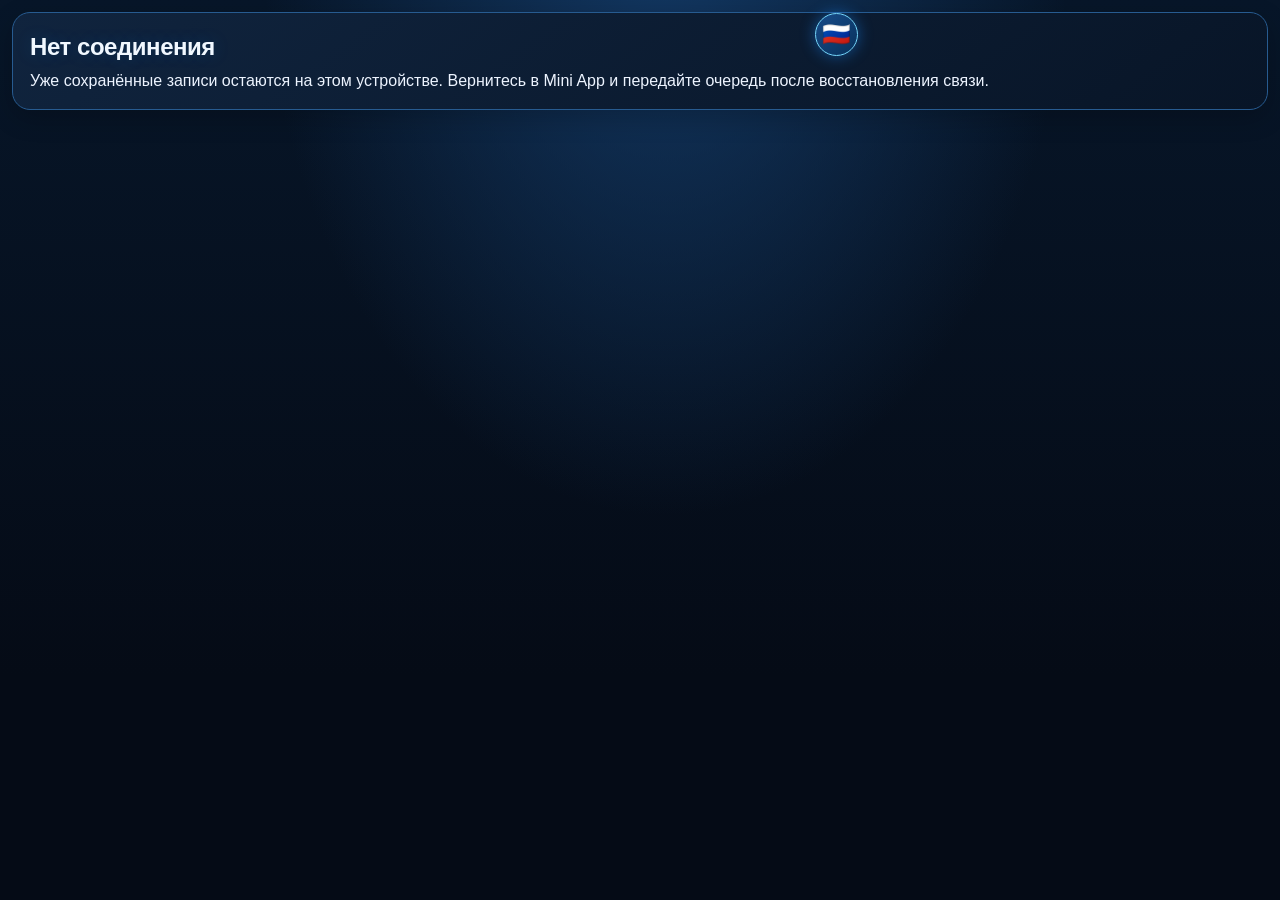
<file: offline.html>
<!DOCTYPE html><html lang="ru"><head><meta charset="utf-8"><meta name="viewport" content="width=device-width,initial-scale=1"><title>ТехСервис — нет связи</title><link rel="stylesheet" href="css/style.css"></head><body><main class="card"><h1>Нет соединения</h1><p>Уже сохранённые записи остаются на этом устройстве. Вернитесь в Mini App и передайте очередь после восстановления связи.</p></main><script src="js/ui-language.js?v=20261113-ru-uz-screen2"></script></body></html>
</file>
<file: css/style.css>
/* miniapp/css/style.css */
:root {
  --bg: #0b1020;
  --text: #eef3ff;
  --hint: #91a0ba;
  --link: #8bb6ff;
  --button: #638ce4;
  --button_text: #ffffff;
  --secondary_bg: #172238;
  --card_bg: #121a2d;
  --danger: #fb7185;
  --success: #4adea2;
  --navy: #eef3ff;
  --line: #26334b;
  color-scheme: dark;
}

* {
  box-sizing: border-box;
  margin: 0;
  padding: 0;
  -webkit-tap-highlight-color: transparent;
}

body {
  font-family: -apple-system, BlinkMacSystemFont, "Segoe UI", Roboto, sans-serif;
  background: radial-gradient(ellipse at 75% -10%, #1a3157 0, transparent 42%), var(--bg);
  color: var(--text);
  padding: 18px;
  padding-bottom: 100px;
  font-size: 16px;
  line-height: 1.4;
}

h1 {
  font-size: 24px;
  letter-spacing: -0.45px;
  margin-bottom: 6px;
  font-weight: 800;
  color: var(--navy);
}

h2 {
  font-size: 18px;
  margin-top: 20px;
  margin-bottom: 10px;
}

.subtitle {
  color: var(--hint);
  font-size: 14px;
  margin-bottom: 20px;
}

.card {
  background: var(--card_bg);
  border: 1px solid var(--line);
  border-radius: 18px;
  padding: 18px;
  margin-bottom: 14px;
  box-shadow: 0 12px 30px #00000020;
}

label {
  display: block;
  margin-top: 14px;
  margin-bottom: 6px;
  font-weight: 600;
  font-size: 14px;
}

label:first-child {
  margin-top: 0;
}

input, select, textarea {
  width: 100%;
  padding: 12px;
  font-size: 16px;
  border: 1px solid #33445f;
  border-radius: 12px;
  background: #0b1323;
  color: var(--text);
  font-family: inherit;
  -webkit-appearance: none;
  appearance: none;
}

input:focus, select:focus, textarea:focus {
  outline: none;
  border-color: var(--button);
  box-shadow: 0 0 0 3px rgba(238, 134, 31, 0.12);
}

textarea {
  min-height: 80px;
  resize: vertical;
}

select {
  background-image: url("data:image/svg+xml,%3Csvg xmlns='http://www.w3.org/2000/svg' width='12' height='8' viewBox='0 0 12 8'%3E%3Cpath fill='%23999' d='M6 8L0 0h12z'/%3E%3C/svg%3E");
  background-repeat: no-repeat;
  background-position: right 14px center;
  padding-right: 40px;
}

.row {
  display: flex;
  gap: 8px;
}

.row > * {
  flex: 1;
}

.checks {
  display: flex;
  flex-direction: column;
  gap: 10px;
}

.checks label {
  display: flex;
  align-items: center;
  gap: 10px;
  margin: 0;
  font-weight: 400;
  padding: 10px 12px;
  background: var(--bg);
  border-radius: 10px;
  border: 1px solid rgba(0,0,0,0.1);
  cursor: pointer;
}

.checks input[type=checkbox] {
  width: 20px;
  height: 20px;
  margin: 0;
  accent-color: var(--button);
}

.checks label:has(input:checked) {
  border-color: var(--button);
  background: rgba(36, 129, 204, 0.08);
}

#submit {
  position: fixed;
  bottom: 16px;
  left: 16px;
  right: 16px;
  padding: 16px;
  font-size: 17px;
  font-weight: 600;
  background: linear-gradient(135deg, #638ce4, #4f6fca);
  color: var(--button_text);
  border: none;
  border-radius: 14px;
  cursor: pointer;
  box-shadow: 0 4px 12px rgba(0,0,0,0.15);
}

#submit:disabled {
  opacity: 0.5;
  cursor: not-allowed;
}

.menu-btn {
  display: block;
  width: 100%;
  padding: 18px;
  font-size: 16px;
  font-weight: 500;
  background: linear-gradient(155deg, #151f34, #11192a);
  color: var(--text);
  border: 1px solid var(--line);
  border-radius: 16px;
  margin-bottom: 11px;
  box-shadow: 0 5px 18px rgba(23, 32, 51, 0.045);
  text-align: left;
  cursor: pointer;
  transition: transform 0.14s ease, box-shadow 0.14s ease;
}

.menu-btn:active {
  transform: translateY(1px) scale(0.99);
  box-shadow: 0 2px 8px rgba(23, 32, 51, 0.04);
}

.menu-btn .emoji {
  font-size: 22px;
  margin-right: 12px;
  vertical-align: middle;
}

.info-line {
  display: flex;
  justify-content: space-between;
  padding: 10px 0;
  border-bottom: 1px solid var(--line);
  font-size: 15px;
}

.info-line:last-child {
  border-bottom: none;
}

.info-line .label {
  color: var(--hint);
  font-weight: 400;
}

.info-line .value {
  font-weight: 600;
  text-align: right;
}

.badge {
  display: inline-block;
  padding: 4px 10px;
  border-radius: 20px;
  font-size: 13px;
  font-weight: 600;
}

.badge.success {
  background: rgba(67, 160, 71, 0.15);
  color: var(--success);
}

.badge.pending {
  background: rgba(255, 152, 0, 0.15);
  color: #f57c00;
}

.badge.danger {
  background: rgba(229, 57, 53, 0.15);
  color: var(--danger);
}

.empty {
  text-align: center;
  color: var(--hint);
  padding: 40px 20px;
  font-size: 15px;
}

.total-box {
  background: linear-gradient(135deg, #172033, #283955);
  color: white;
  padding: 22px;
  border-radius: 18px;
  box-shadow: 0 12px 28px rgba(23, 32, 51, 0.16);
  margin-bottom: 16px;
}

.total-box .amount {
  font-size: 28px;
  font-weight: 700;
  margin-top: 4px;
}

.total-box .label {
  font-size: 14px;
  opacity: 0.9;
}

.back-btn {
  background: none;
  border: none;
  color: var(--link);
  font-size: 16px;
  padding: 8px 0;
  cursor: pointer;
  margin-bottom: 10px;
}
/* Premium mobile-first layout refinements */
button { font-family: inherit; }
.subtitle { line-height: 1.55; }
.card label { color: #46536a; }
.back-btn { font-weight: 650; }
.badge { letter-spacing: .1px; }
@media (max-width: 380px) { body { padding: 14px; } h1 { font-size: 22px; } .card { padding: 15px; } }


/* ТехСервис client/advertiser WebApp navigation — 2026-10-17 */
.portal-head{background:linear-gradient(135deg,#14213d,#243b65);color:#fff;padding:20px;border-radius:20px;margin:8px 0 18px}
.portal-head h1{margin:0 0 6px;color:#fff}
.portal-head p{margin:0;color:#e5eaf4}
.client-home-grid{display:grid;grid-template-columns:repeat(2,minmax(0,1fr));gap:10px;margin:14px 0}
.client-home-grid .menu-btn{min-height:88px;text-align:left;padding:16px;background:#fff;border:1px solid #dfe5ef;border-radius:16px;color:#17233d;box-shadow:0 4px 14px #14213d0b}
.client-home-grid .menu-btn .emoji{display:block;font-size:24px;margin-bottom:8px}
.subtitle{color:#68738a;line-height:1.5}
@media(max-width:420px){.client-home-grid{grid-template-columns:1fr 1fr}.client-home-grid .menu-btn{padding:13px;min-height:82px}}

/* Promo field stays visually distinct and follows the administrator's dark navy theme. */
.promo-card { border-color: #405578; background: linear-gradient(145deg, #172742, #121a2d); }
.promo-card label { color: #dce8ff; }
.promo-card input { border-color: #405578; background: #0b1323; }
.portal-head { padding: 18px; margin: -18px -18px 18px; border-bottom: 1px solid #26334b; background: linear-gradient(120deg,#172742,#0e1628); border-radius: 0 0 18px 18px; }
.portal-head h1 { color: #eef3ff; }
button, .menu-btn { transition: filter .15s ease, transform .15s ease; }
button:active { filter: brightness(1.12); }


/* ТехСервис client premium navy theme — final overrides */
html, body { background: #0b1020 !important; color: #eef3ff !important; color-scheme: dark; }
body { background-image: radial-gradient(ellipse at 75% -10%, #1a3157 0, transparent 42%) !important; }
.portal-head { background: linear-gradient(135deg, #14213d, #243b65) !important; color: #fff !important; border: 1px solid #33445f; }
.portal-head h1, .portal-head p { color: #fff !important; }
.client-home-grid .menu-btn, .menu-btn { background: linear-gradient(145deg, #172742, #121a2d) !important; color: #eef3ff !important; border: 1px solid #33445f !important; box-shadow: 0 8px 22px #0005 !important; }
.card, .section, .metric { background: #121a2d !important; color: #eef3ff !important; border-color: #26334b !important; }
.card label, label { color: #dce8ff; }
input, select, textarea { background-color: #0b1323 !important; color: #eef3ff !important; border-color: #33445f !important; }
.promo-card { background: linear-gradient(145deg, #172742, #121a2d) !important; border-color: #638ce4 !important; }


/* ТехСервис Premium dark client theme v4 — intentionally independent of Telegram theme. */
:root {
  color-scheme: dark;
  --bg: #0b1220;
  --text: #f4f7fb;
  --hint: #a7b4c8;
  --link: #7db7ff;
  --button: #f28b32;
  --button_text: #101827;
  --secondary_bg: #121d30;
  --card_bg: #142137;
  --danger: #ff6868;
  --success: #53d69a;
}
html, body { min-height: 100%; background: #0b1220 !important; color: #f4f7fb !important; }
body { background-image: radial-gradient(ellipse at top, #182944 0%, #0b1220 62%) !important; }
.card, .client-home-grid, .portal-head { background-color: #142137 !important; color: #f4f7fb !important; border: 1px solid #263852; }
input, select, textarea { background: #0d1728 !important; color: #f4f7fb !important; border: 1px solid #344760 !important; }
button, .menu-btn { background: #f28b32; color: #101827; border: 0; }
.back-btn { background: #1a2a42; color: #f4f7fb; border: 1px solid #344760; }
.subtitle, .hint { color: #a7b4c8 !important; }

/* Client portal: keep the same premium navy background as the administrator panel. */
html, body {
  background-color: #0b1020 !important;
  color: #eef3ff !important;
}
body {
  background-image: radial-gradient(ellipse at 75% -10%, #1a3157 0, transparent 42%) !important;
}
.portal-head, .client-home-grid .menu-btn, .card, form, .notice {
  background-color: #121a2d;
  border-color: #26334b;
  color: #eef3ff;
}
.client-home-grid .menu-btn, button {
  color: #eef3ff;
}


/* === Unified polished controls (client + master Mini Apps) === */
html { min-height: 100%; background: #080e1b; }
body { min-height: 100vh; max-width: 760px; margin: 0 auto; padding: 20px 16px calc(112px + env(safe-area-inset-bottom)); }
button, .button, input[type="button"], input[type="submit"] {
  font: inherit; -webkit-appearance: none; appearance: none; cursor: pointer;
  transition: transform .14s ease, filter .14s ease, border-color .14s ease, opacity .14s ease;
}
button:not(.checks button), .button, input[type="button"], input[type="submit"] {
  min-height: 46px; border-radius: 14px; font-weight: 650; letter-spacing: .05px;
}
button:focus-visible, input:focus-visible, select:focus-visible, textarea:focus-visible {
  outline: 2px solid #83aaff; outline-offset: 2px;
}
button:active, .button:active { transform: translateY(1px) scale(.99); }
button:disabled { opacity: .55; cursor: not-allowed; transform: none; }
.menu-btn { min-height: 66px; padding: 15px 17px; display: flex; align-items: center; gap: 12px;
  background: linear-gradient(145deg, #17243b, #101a2c); border: 1px solid #2b3d5a;
  border-radius: 17px; color: #f0f5ff; box-shadow: 0 8px 22px #00000018; }
.menu-btn .emoji { display: inline-flex; align-items: center; justify-content: center; flex: 0 0 38px;
  width: 38px; height: 38px; margin: 0; border-radius: 12px; background: #253856; font-size: 21px; }
.menu-btn:hover { border-color: #5779b6; filter: brightness(1.07); }
.back-btn, button.secondary, .secondary, .cancel-btn {
  background: #18243a; color: #dce7fb; border: 1px solid #344764; padding: 11px 15px;
}
#submit, #promo_submit, button.primary, .primary {
  background: linear-gradient(135deg, #6b96f5, #456bd0); color: #fff; border: 1px solid #88aaff;
  box-shadow: 0 8px 22px #3159b844; font-weight: 750;
}
#submit { bottom: calc(12px + env(safe-area-inset-bottom)); left: max(16px, calc((100vw - 728px) / 2)); right: max(16px, calc((100vw - 728px) / 2)); }
#promo_submit { width: 100%; margin: 6px 0 18px; padding: 14px 16px; }
.card { border-radius: 18px; border-color: #263853; background: linear-gradient(155deg, #141f33, #101827); padding: 17px; }
label { color: #dce6f8; line-height: 1.35; }
input, select, textarea { min-height: 46px; border-radius: 12px; border-color: #344763; background-color: #0b1424; }
textarea { min-height: 92px; }
input::placeholder, textarea::placeholder { color: #71819e; opacity: 1; }
.client-home-grid { display: grid; grid-template-columns: 1fr; gap: 2px; }
.portal-head { padding: 19px 18px; margin: 0 0 22px; border: 1px solid #293d5c; border-radius: 20px;
  background: radial-gradient(ellipse at top right, #243f70 0, transparent 60%), #111d31; }
.portal-head h1 { margin-bottom: 4px; }
.portal-head p { color: #a9bad7; font-size: 14px; }
.info-line { gap: 14px; }
.info-line .value { overflow-wrap: anywhere; }
.notice, .alert, .status-message { border-radius: 13px; padding: 12px 14px; line-height: 1.5; }
@media (min-width: 560px) {
  body { padding-left: 22px; padding-right: 22px; }
  .client-home-grid { grid-template-columns: repeat(2, minmax(0, 1fr)); gap: 10px; }
  .menu-btn { margin-bottom: 0; }
}
@media (prefers-reduced-motion: reduce) { *, *::before, *::after { transition: none !important; scroll-behavior: auto !important; } }


/* Master WebApp workspace refresh */
.master-app{max-width:920px;margin:0 auto;padding:16px 14px 36px;color:var(--text,#eef3ff)}
.master-app .portal-head{display:flex;justify-content:space-between;align-items:flex-start;gap:14px;padding:22px;margin:0 0 16px;border:1px solid #2d3c56;border-radius:22px;background:radial-gradient(circle at 90% 0%,#304c77 0,transparent 42%),linear-gradient(135deg,#17263e,#101827);box-shadow:0 12px 34px #0002}
.master-app .portal-head h1{font-size:clamp(23px,4vw,32px);line-height:1.15;margin:7px 0}
.master-app .eyebrow{font-size:11px;letter-spacing:.15em;font-weight:800;color:#91b9f7}
.master-app .subtitle{color:#9eacc2;font-size:13px;line-height:1.5}
.master-nav{display:flex;gap:7px;overflow-x:auto;padding:4px 1px 12px;margin-bottom:12px;scrollbar-width:thin}
.master-nav button{flex:0 0 auto;width:auto;min-height:40px;padding:9px 13px;border-radius:12px;background:#1c2a40;border:1px solid #34445e;color:#eaf1ff;font-size:13px;box-shadow:none}
.master-app .master-welcome{display:flex;justify-content:space-between;align-items:center;gap:10px;background:linear-gradient(135deg,#1a2c46,#182136);border:1px solid #34445e;border-radius:18px;padding:18px;margin-bottom:14px}
.master-app h2{font-size:20px;margin:0 0 5px}.master-app h3{font-size:17px;margin:9px 0}
.master-stat-grid{display:grid;grid-template-columns:repeat(4,minmax(0,1fr));gap:10px;margin-bottom:16px}
.master-stat-grid .stat-card{padding:15px;border:1px solid #30415c;border-radius:16px;background:#17243a;min-width:0}
.stat-card span{display:block;color:#a8b6ca;font-size:12px}.stat-card strong{display:block;font-size:27px;margin-top:6px;color:#fff}
.master-action-grid{display:grid;grid-template-columns:repeat(2,minmax(0,1fr));gap:10px}
.master-app .menu-btn{width:100%;display:flex;align-items:center;text-align:left;gap:12px;padding:16px;min-height:82px;margin:0;border:1px solid #30415c;border-radius:17px;background:linear-gradient(145deg,#1b2b43,#151f31);color:#edf4ff;box-shadow:0 7px 18px #0002}
.master-app .menu-btn b,.master-app .menu-btn small{display:block}.master-app .menu-btn small{font-size:12px;color:#a9b8cd;margin-top:5px;line-height:1.4}.master-app .menu-btn .emoji{font-size:24px;flex:0 0 30px}.count-bubble{margin-left:auto;background:#2d5a90;color:#fff;border-radius:99px;padding:4px 9px;font-size:12px}
.master-app .card{padding:16px;border:1px solid #2b3b55;border-radius:17px;background:#172337;color:#edf3ff;box-shadow:0 6px 20px #0001;margin:0 0 11px}
.master-app .card p{line-height:1.5;overflow-wrap:anywhere}.master-app .card-row{display:flex;align-items:center;justify-content:space-between;gap:10px}
.master-app .status-pill{display:inline-flex;align-items:center;max-width:100%;border-radius:99px;padding:5px 9px;background:#253b56;color:#c7dcff;font-size:11px;white-space:nowrap}.master-app .status-new{background:#5a3c20;color:#ffcf9c}
.master-app button,.master-app input,.master-app select,.master-app textarea{font:inherit}.master-app button{min-height:44px;border-radius:12px;padding:11px 14px;background:#f39a43;color:#171e2a;border:0;font-weight:750;cursor:pointer;box-shadow:0 4px 12px #0001}.master-app button:disabled{opacity:.55;cursor:wait}.master-app button.secondary,.master-app .secondary{background:#24344d;color:#e9f1ff;border:1px solid #3a4e6b;box-shadow:none}
.master-app input,.master-app select,.master-app textarea{display:block;width:100%;box-sizing:border-box;margin:6px 0 14px;padding:12px 13px;border:1px solid #344761;border-radius:12px;background:#0f1929;color:#eef4ff;outline:none}.master-app textarea{min-height:90px;resize:vertical}.master-app input:focus,.master-app select:focus,.master-app textarea:focus{border-color:#7aa9f2;box-shadow:0 0 0 3px #6398e526}.master-app label{display:block;font-size:13px;color:#c0cde0;font-weight:650}
.master-app .button-row{display:flex;flex-wrap:wrap;gap:8px;margin-top:12px}.master-app .button-row button,.master-app .button-row a{flex:1 1 130px;text-align:center;text-decoration:none}.master-app .section-heading{display:flex;align-items:center;justify-content:space-between;gap:12px;margin-bottom:12px}.master-app .section-heading p{font-size:13px;color:#9eacc2}.master-app .section-heading select{max-width:170px;margin:0}.master-app .stack-list{display:grid;gap:10px}.master-app .back-btn{margin-bottom:12px;background:#25354e;color:#eef4ff;box-shadow:none}
.master-app .chat-list{display:grid;gap:8px}.master-app .chat-list-item{width:100%;display:flex;align-items:center;gap:11px;text-align:left;background:#172337;color:#edf3ff;border:1px solid #2c3c55;box-shadow:none;padding:13px;border-radius:14px}.chat-avatar{display:flex;align-items:center;justify-content:center;flex:0 0 42px;height:42px;border-radius:50%;background:#2c4e78;color:#fff;font-weight:800}.chat-info{display:flex;flex:1;min-width:0;flex-direction:column;gap:5px}.chat-info small{white-space:nowrap;overflow:hidden;text-overflow:ellipsis;color:#aab9ce;font-weight:400}.master-app .chat-header{display:flex;align-items:center;gap:12px}.master-app .chat-history{display:flex;flex-direction:column;gap:8px;max-height:45vh;overflow:auto;padding:8px 2px 16px}.message-bubble{max-width:85%;padding:11px 13px;border-radius:15px;background:#1e3049;overflow-wrap:anywhere}.message-bubble p{margin:0 0 6px;white-space:pre-wrap}.message-bubble small{color:#9eacc2;font-size:10px}.message-bubble.mine{align-self:flex-end;background:#234b70}.message-bubble.theirs{align-self:flex-start}
.master-app .notice{color:#8de0b1}.master-app .error{color:#ff9b9b}.master-app .refresh-btn{white-space:nowrap}
@media(max-width:600px){.master-app{padding:10px 10px 26px}.master-app .portal-head{padding:17px;border-radius:17px}.master-app .refresh-btn{padding:9px;font-size:12px;min-height:38px}.master-stat-grid{grid-template-columns:repeat(2,minmax(0,1fr))}.master-action-grid{grid-template-columns:1fr}.master-app .master-welcome{align-items:flex-start;flex-direction:column}.master-app .section-heading{align-items:stretch;flex-direction:column}.master-app .section-heading select{max-width:none}.master-nav button{padding:9px 11px}.master-app .card{padding:13px}}

/* ТехСервис unified premium dark theme — client, master, advertiser and admin WebApps */
:root{color-scheme:dark;--rb-bg:#070c16;--rb-panel:#101a2b;--rb-panel-2:#142137;--rb-line:#263954;--rb-text:#edf4ff;--rb-muted:#9eacc2;--rb-blue:#4c8dff;--rb-cyan:#39d9ee;--rb-violet:#9b7cff;--rb-green:#42e0b0}
html,body{background:#070c16!important;color:var(--rb-text)!important}
body{background-image:radial-gradient(ellipse at 85% -5%,#1a2d4c 0,transparent 42%),linear-gradient(180deg,#080e19,#070c16 65%)!important}
.card,form,.section,.metric,.stat-card,.portal-head,.master-welcome,.client-home-grid .menu-btn,.chat-list-item{background:linear-gradient(145deg,#142137,#0e1726)!important;color:var(--rb-text)!important;border:1px solid var(--rb-line)!important;box-shadow:0 8px 26px #0003!important;border-radius:18px!important}
button,.button,input[type=submit],input[type=button]{background:linear-gradient(135deg,#477fff,#3265d7)!important;color:#fff!important;border:1px solid #6da0ff!important;box-shadow:0 5px 18px #3265d733!important;border-radius:13px!important}
button.secondary,.secondary,.back-btn,.cancel-btn{background:#17243a!important;color:#dce8ff!important;border:1px solid #344a68!important;box-shadow:none!important}
button:hover,.button:hover{filter:brightness(1.12);border-color:#7b9dff!important;box-shadow:0 0 0 1px #527fff55,0 0 18px #477fff2b!important}
input,select,textarea,.field{background:#0a1220!important;color:#eff5ff!important;border:1px solid #30445f!important;border-radius:12px!important}
input:focus,select:focus,textarea:focus{border-color:var(--rb-cyan)!important;box-shadow:0 0 0 3px #39d9ee20!important;outline:none!important}
label,.subtitle,.muted,.hint,small{color:var(--rb-muted)}
.portal-head{background:radial-gradient(ellipse at 95% 0,#243e65 0,transparent 55%),linear-gradient(145deg,#142137,#0d1523)!important;border-color:#2b4160!important}
.master-app{max-width:920px;padding:12px 12px calc(108px + env(safe-area-inset-bottom))!important}
.master-app .master-action-grid{grid-template-columns:repeat(2,minmax(0,1fr));gap:11px}
.master-app .menu-btn{background:linear-gradient(145deg,#14233a,#101827)!important;border-color:#2a3d59!important;box-shadow:0 8px 22px #0003!important}
.master-app .menu-btn:hover{border-color:#5c8cff!important;box-shadow:0 0 0 1px #4c8dff35,0 0 18px #4c8dff18!important}
.master-app .menu-btn .emoji{background:#1b2d49!important;border:1px solid #304a70;color:#d9e8ff;border-radius:12px}
.master-app .master-stat-grid .stat-card{background:linear-gradient(145deg,#15243a,#101827)!important;border-color:#2b3d59!important}
.master-app .stat-card strong{color:#b6d2ff!important}
.master-app .status-pill{background:#1b2b42!important;color:#b8d3ff!important;border:1px solid #2f496b}
.master-app .status-new{background:#382a18!important;color:#ffd29a!important;border-color:#70512b}
.master-app .master-bottom-nav{position:fixed;z-index:50;left:50%;transform:translateX(-50%);bottom:0;width:min(100%,920px);padding:8px 10px calc(8px + env(safe-area-inset-bottom));display:grid;grid-template-columns:repeat(4,minmax(0,1fr));gap:6px;background:#080f1df2!important;border-top:1px solid #263954;backdrop-filter:blur(18px);box-shadow:0 -10px 28px #0004}
.master-app .master-bottom-nav button{display:flex;flex-direction:column;align-items:center;justify-content:center;gap:3px;min-height:50px;padding:5px;background:transparent!important;border:1px solid transparent!important;box-shadow:none!important;color:#9eacc2!important;border-radius:12px!important}
.master-app .master-bottom-nav button span{font-size:19px;line-height:1.1;color:#7eabff}.master-app .master-bottom-nav button small{font-size:10px;color:inherit}.master-app .master-bottom-nav button:hover{background:#16243a!important;border-color:#2d4568!important;color:#eaf2ff!important}
.master-app .master-bottom-nav button:focus-visible{outline:2px solid var(--rb-cyan)!important}
.master-app .toggle-row{display:flex;align-items:center;justify-content:space-between;gap:14px;padding:12px 0;margin:4px 0;border-bottom:1px solid #263954}
.master-app .toggle-row input[type=checkbox]{width:22px;height:22px;min-height:22px;accent-color:#6c8fff;margin:0;flex:0 0 auto}
.master-app .settings-intro{border-color:#36517a!important}
@media(max-width:600px){body{padding:12px 12px calc(102px + env(safe-area-inset-bottom))!important}.master-app{padding:8px 8px calc(102px + env(safe-area-inset-bottom))!important}.master-app .master-action-grid{grid-template-columns:repeat(2,minmax(0,1fr))}.master-app .menu-btn{padding:12px!important;min-height:82px!important;gap:8px!important}.master-app .menu-btn .emoji{flex-basis:32px!important;width:32px;height:32px;font-size:18px!important}.master-app .menu-btn small{font-size:11px!important}.master-app .portal-head{gap:8px;padding:16px!important}}
@media(prefers-reduced-motion:reduce){button,.button,*{transition:none!important;scroll-behavior:auto!important}}

/* PATCH 2026-10-17: keep client menu in a two-column grid on every viewport */
.client-home-grid{display:grid!important;grid-template-columns:repeat(2,minmax(0,1fr))!important;gap:10px!important}
@media(max-width:360px){.client-home-grid .menu-btn{padding:10px!important;font-size:13px!important;overflow-wrap:anywhere}}


/* Master entry/application forms: separate actions, no glued buttons. */
.master-choice-card,.master-auth-card{display:flex;flex-direction:column;gap:14px;padding:18px!important}
.master-choice-actions{display:grid;grid-template-columns:1fr;gap:12px;margin-top:8px}
.master-choice-btn{display:flex!important;align-items:center;gap:13px!important;width:100%;min-height:76px!important;padding:15px!important;text-align:left!important;white-space:normal!important;line-height:1.35!important}
.master-choice-btn>span:first-child{flex:0 0 38px;font-size:25px;text-align:center}
.master-choice-btn>span:last-child{display:flex;flex-direction:column;gap:5px;min-width:0}
.master-choice-btn b{font-size:15px;white-space:normal}
.master-choice-btn small{font-size:12px;line-height:1.4;color:#c3d1e6;white-space:normal;font-weight:400}
.master-auth-card label{display:block;margin:4px 0 2px}
.master-auth-card input{width:100%;box-sizing:border-box;margin:0 0 7px}
.master-auth-card button{width:100%;margin-top:6px;white-space:normal;line-height:1.35;min-height:48px}
.master-auth-card p{line-height:1.5;overflow-wrap:anywhere}


/* ТЕХСЕРВИС — ELECTRIC STEEL BLUE · visual-only theme · 2026-10-20 */
:root {
  --bg:#050b16;--text:#eef7ff;--hint:#98afce;--link:#62d5ff;
  --button:#168bff;--button_text:#fff;--secondary_bg:#0d2037;
  --card_bg:#0b192d;--navy:#f1f8ff;--line:#24517f;
  --bt-electric:#00d8ff;--bt-glow:rgba(22,139,255,.34);
}
html{background:#050b16}
body{background:radial-gradient(ellipse at 50% -12%,#123d74 0,transparent 48%),linear-gradient(180deg,#08172b,#050b16 75%);background-attachment:fixed;color:var(--text)}
h1,h2,h3{color:#f1f8ff;text-shadow:0 0 18px rgba(22,139,255,.18)}
.card,.menu-btn,.panel,.section,.stat-card,.info-card,.promo-card,.request-card,.act-card,
[class*="-card"], [class*="_card"] {
  border-color:#275b90!important;
  background:linear-gradient(145deg,#10243e,#081527)!important;
  box-shadow:0 8px 25px rgba(0,0,0,.25),0 0 15px rgba(22,139,255,.16),inset 0 0 13px rgba(22,139,255,.06);
  transition:border-color .2s ease,box-shadow .25s ease,transform .2s ease;
}
.card:hover,.menu-btn:hover,.promo-card:hover,.request-card:hover,.act-card:hover {
  border-color:#48baff!important;
  box-shadow:0 8px 25px rgba(0,0,0,.3),0 0 19px rgba(22,139,255,.3),inset 0 0 13px rgba(22,139,255,.08);
}
button,.menu-btn,[role="button"]{transition:transform .16s ease,box-shadow .22s ease,border-color .22s ease;touch-action:manipulation}
button:active,.menu-btn:active,[role="button"]:active{transform:scale(.985)}
button:not(:disabled):focus-visible,.menu-btn:focus-visible,a:focus-visible{outline:2px solid #6de7ff;outline-offset:3px}
button:not(:disabled):hover,.menu-btn:hover{box-shadow:0 0 18px rgba(22,139,255,.34)}
#submit,.primary-btn,button.primary,.btn-primary,[type="submit"]:not(.secondary){
  background:linear-gradient(115deg,#064da9,#168bff 53%,#0963c6)!important;
  color:#fff!important;border:1px solid #4dbdff!important;
  box-shadow:0 0 19px rgba(22,139,255,.45),inset 0 1px rgba(220,248,255,.36)!important;
}
input,select,textarea{background:#081527;color:#edf8ff;border-color:#315982}
input:focus,select:focus,textarea:focus{border-color:#47caff;box-shadow:0 0 0 2px rgba(22,139,255,.2),0 0 14px rgba(0,200,255,.2)}
/* Animated current stays on prominent menu surfaces; no extra DOM or event listeners. */
.menu-btn{position:relative;overflow:hidden;isolation:isolate}
.menu-btn::before{content:"";position:absolute;inset:0;border-radius:inherit;pointer-events:none;
 background:linear-gradient(115deg,transparent 34%,rgba(110,231,255,.02) 43%,rgba(110,231,255,.22) 50%,transparent 58%);
 transform:translateX(-160%);animation:btElectricSweep 5.8s ease-in-out infinite;z-index:1}
@keyframes btElectricSweep{0%,67%{transform:translateX(-160%)}92%,100%{transform:translateX(160%)}}
@media(prefers-reduced-motion:reduce){.menu-btn::before{animation:none}*,*::before,*::after{scroll-behavior:auto!important;animation-duration:.01ms!important;animation-iteration-count:1!important;transition-duration:.01ms!important}}
@media(max-width:480px){body{padding-left:13px;padding-right:13px}.card{border-radius:16px}}

/* ТехСервис Electric Steel Blue — client home, isolated from old grid rules */
.bt-client-home{max-width:740px;margin:auto;padding:10px 3px 90px;color:#eef7ff}
.bt-brand-head{display:flex;align-items:center;gap:12px;margin:3px 0 28px;padding:14px 16px;border-radius:17px;border:1px solid #245b96;background:linear-gradient(130deg,#122844,#081426);box-shadow:0 0 22px #168bff30}
.bt-brand-mark{width:48px;height:48px;border-radius:14px;display:grid;place-items:center;background:linear-gradient(135deg,#135bb3,#0b1e39);border:1px solid #61cfff;color:#d8f8ff;font-size:26px;box-shadow:0 0 20px #168bff66}
.bt-brand-head strong{font-size:20px;letter-spacing:1px}.bt-brand-head small{display:block;color:#86bee9;font-size:9px;letter-spacing:2px;margin-top:4px}
.bt-greeting h2{margin:0 0 5px;font-size:23px}.bt-greeting p{margin:0 0 20px;color:#a5b9d4;font-size:14px}
.bt-client-home .bt-main-action{display:block;width:100%;padding:19px 14px;border:1px solid #72d9ff;border-radius:16px;background:linear-gradient(110deg,#07479d,#137ff1,#0853ad);box-shadow:0 0 25px #168bff70,inset 0 1px #b4f2ff80;color:#fff;font-size:17px;font-weight:800;position:relative;overflow:hidden}
.bt-client-home .bt-main-action::after{content:"";position:absolute;top:-40%;left:-55%;width:28%;height:180%;transform:rotate(22deg);background:linear-gradient(90deg,transparent,#fff6,transparent);animation:btHomeShine 5s ease-in-out infinite;pointer-events:none}
.bt-client-home .client-home-grid.bt-home-tiles{display:grid!important;grid-template-columns:repeat(4,minmax(0,1fr))!important;gap:9px!important;margin:14px 0 0!important;padding:0!important;border:0!important;background:transparent!important}
.bt-client-home .bt-home-tiles .menu-btn{min-width:0!important;min-height:100px!important;display:flex!important;flex-direction:column!important;align-items:center!important;justify-content:center!important;text-align:center!important;gap:8px!important;padding:13px 4px!important;border:1px solid #2c6098!important;border-radius:15px!important;background:linear-gradient(145deg,#112744,#081627)!important;color:#e8f6ff!important;font-size:11px!important;font-weight:700!important;line-height:1.3!important;box-shadow:0 0 15px #168bff29!important}
.bt-client-home .bt-home-tiles .menu-btn .emoji{font-size:25px!important;background:none!important;border:0!important;padding:0!important;width:auto!important;height:auto!important;box-shadow:none!important}
.bt-client-home .bt-live-panel{position:relative;margin-top:15px;padding:17px;border:1px solid #29619b;border-radius:16px;background:linear-gradient(145deg,#112641,#081424);box-shadow:0 0 19px #168bff30,inset 0 0 14px #168bff0c;overflow:hidden}
.bt-client-home .bt-live-panel[hidden]{display:none!important}
.bt-client-home .bt-live-panel::before{content:"";position:absolute;left:-40%;right:-40%;top:0;height:2px;background:linear-gradient(90deg,transparent,#00d7ff,transparent);animation:btHomeLine 4.5s linear infinite;pointer-events:none}
.bt-section-title{font-size:15px;font-weight:800;color:#f1f8ff}.bt-live-panel p,.bt-order-label{color:#a6bcd7;font-size:12px;margin:8px 0 13px}
.bt-client-home .bt-chat-action{background:#0e4c95;border:1px solid #3caaff;color:#e8f8ff;border-radius:11px;padding:11px 16px;font-weight:700;box-shadow:0 0 12px #168bff40}
.bt-circuit{display:grid;grid-template-columns:repeat(4,1fr);gap:4px;position:relative;margin-top:17px}.bt-circuit::before{content:"";position:absolute;top:14px;left:11%;right:11%;height:2px;background:#1a4c7d}
.bt-circuit span{z-index:1;text-align:center;color:#8aa7c7;font-size:10px}.bt-circuit span::before{content:"⚡";display:grid;place-items:center;margin:0 auto 8px;width:29px;height:29px;border-radius:50%;background:#10243d;border:1px solid #2b649e;color:#6abfff}
.bt-circuit span.bt-complete::before{background:#0c68c9;color:#fff;border-color:#a1efff;box-shadow:0 0 17px #168bffbb}
.bt-advertiser-action{margin-top:15px}
@keyframes btHomeShine{0%,72%{left:-55%}95%,100%{left:140%}}@keyframes btHomeLine{from{transform:translateX(-65%)}to{transform:translateX(65%)}}
@media(max-width:480px){.bt-client-home .client-home-grid.bt-home-tiles{grid-template-columns:repeat(4,minmax(0,1fr))!important;gap:6px!important}.bt-client-home .bt-home-tiles .menu-btn{font-size:10px!important;padding:10px 2px!important;min-height:90px!important}.bt-brand-head strong{font-size:18px}}
@media(max-width:330px){.bt-client-home .client-home-grid.bt-home-tiles{grid-template-columns:repeat(2,minmax(0,1fr))!important}}
@media(prefers-reduced-motion:reduce){.bt-client-home .bt-main-action::after,.bt-client-home .bt-live-panel::before{animation:none}}

/* FINAL ELECTRIC STEEL BLUE UI — isolated visual overrides */
:root{--rb-blue:#168bff;--rb-cyan:#00d7ff;--rb-dark:#050b16;--rb-border:#2b659b}
body{background:radial-gradient(ellipse at 52% -9%,#133965 0%,transparent 43%),linear-gradient(180deg,#071629,#050b16 75%)!important}
.bt-client-home{max-width:460px;padding-bottom:calc(108px + env(safe-area-inset-bottom))}
.bt-brand-head{margin-bottom:26px;padding:13px 15px;background:linear-gradient(145deg,#112641,#081525);box-shadow:0 0 26px #168bff35,inset 0 0 18px #168bff12}
.bt-brand-logo,.bt-master-logo{width:52px;height:52px;object-fit:cover;border-radius:13px;border:1px solid #54caff;box-shadow:0 0 19px #168bff70;flex:none}
.bt-client-home .bt-main-action,.bt-master-primary{background:linear-gradient(110deg,#0848a5,#168bff 56%,#0961c9)!important;color:#fff!important;border:1px solid #58c9ff!important;box-shadow:0 0 26px #168bff70,inset 0 1px #a8edff80!important;letter-spacing:.1px}
.bt-client-home .bt-home-tiles .menu-btn{min-height:92px!important;box-shadow:0 0 14px #168bff37,inset 0 0 12px #168bff13!important;position:relative;overflow:hidden}
.bt-client-home .bt-home-tiles .menu-btn:hover,.bt-client-home .bt-home-tiles .menu-btn:focus-visible{box-shadow:0 0 21px #168bff80!important;border-color:#60dcff!important}
.bt-client-home .bt-live-panel,.master-app .card,.master-app .stat-card,.master-app .menu-btn,.bt-master-new-orders,.bt-master-message-panel,.bt-master-progress{border-color:#2b669c!important;box-shadow:0 0 18px #168bff2e,inset 0 0 14px #168bff0d!important}
.bt-client-home .bt-chat-preview{cursor:pointer;min-height:120px}
.bt-chat-preview-row{display:flex;align-items:center;gap:11px;margin-top:14px}.bt-chat-avatar{width:40px;height:40px;display:grid;place-items:center;border-radius:50%;background:#153c66;border:1px solid #398ddf;box-shadow:0 0 12px #168bff44}.bt-chat-preview-row strong{font-size:13px}.bt-chat-preview-row p{margin:3px 0;color:#a1b9d4}.bt-chat-chevron{margin-left:auto;color:#67dfff;font-size:20px}.bt-glow-dot{font-size:12px;color:#54d9ff;text-shadow:0 0 10px #00b7ff}
.bt-client-bottom-nav{position:fixed;z-index:60;left:0;right:0;bottom:0;display:grid;grid-template-columns:repeat(4,1fr);padding:8px 8px calc(8px + env(safe-area-inset-bottom));border-top:1px solid #24568a;background:#081427f2;backdrop-filter:blur(16px);box-shadow:0 -7px 25px #0008}
.bt-client-bottom-nav button{display:flex;flex-direction:column;align-items:center;gap:4px;border:0!important;background:transparent!important;box-shadow:none!important;padding:4px!important;color:#a5bedb!important;font-size:10px!important}.bt-client-bottom-nav button span{font-size:21px;color:#58caff}
.bt-client-home .bt-live-panel::before{height:2px;animation-duration:3.5s}
.bt-circuit::after{content:'';position:absolute;top:14px;left:11%;width:23%;height:2px;background:linear-gradient(90deg,transparent,#00d7ff,#d5faff,transparent);box-shadow:0 0 10px #00d7ff;animation:btCircuitCurrent 3s linear infinite}
@keyframes btCircuitCurrent{from{transform:translateX(-40%)}to{transform:translateX(250%)}}
.master-app{max-width:460px;margin:auto}
.master-app .portal-head{background:linear-gradient(145deg,#102741,#081526)!important;border-color:#2c679f!important;box-shadow:0 0 25px #168bff37!important}
.bt-master-title{display:flex;align-items:center;gap:12px}.bt-master-title h1{font-size:19px;margin:4px 0}.bt-master-logo{width:46px;height:46px}
.master-app .master-welcome{margin:12px 0!important}.master-app .master-welcome h2{font-size:19px}
.bt-master-new-orders,.bt-master-message-panel{display:flex;justify-content:space-between;align-items:center;gap:12px;width:100%;text-align:left;padding:16px!important;margin:12px 0!important;background:linear-gradient(140deg,#102944,#081629)!important;border:1px solid #2a649d!important;border-radius:15px!important;color:#edf7ff!important;position:relative;overflow:hidden}
.bt-master-new-orders b,.bt-master-message-panel b{display:block;font-size:14px}.bt-master-new-orders small,.bt-master-message-panel small{display:block;margin-top:5px;color:#9fb8d7;font-size:11px}
.bt-master-primary{display:block;width:100%;padding:17px!important;margin:12px 0!important;font-size:17px!important;position:relative;overflow:hidden}
.master-app .bt-master-feature-grid{display:grid;grid-template-columns:repeat(2,minmax(0,1fr));gap:10px;margin:12px 0}
.master-app .bt-master-feature-grid .menu-btn{display:flex;flex-direction:column;align-items:center;justify-content:center;min-height:95px;padding:12px 5px!important;text-align:center;gap:6px;background:linear-gradient(145deg,#112742,#081525)!important}
.master-app .bt-master-feature-grid .menu-btn .emoji{background:transparent!important;border:0!important;font-size:23px!important;box-shadow:none!important}
.master-app .bt-master-feature-grid .menu-btn small{font-size:10px!important}
.bt-master-extra{display:grid;grid-template-columns:repeat(3,minmax(0,1fr));gap:8px;margin:13px 0}.master-app .bt-master-extra button{padding:10px 4px!important;font-size:11px!important;min-height:56px!important;background:#102541!important;border:1px solid #2b659b!important;color:#c8e8ff!important}
.bt-master-progress{padding:16px;margin:15px 0;border:1px solid #2b659b;border-radius:16px;background:linear-gradient(145deg,#112742,#081525)}.bt-master-progress p{color:#a1b9d4;font-size:11px;margin:8px 0}.bt-master-progress-track{display:flex;justify-content:space-between;position:relative;margin:15px 10px 0}.bt-master-progress-track::before{content:'';position:absolute;top:15px;left:8%;right:8%;height:2px;background:#265381}.bt-master-progress-track span{z-index:1;display:grid;place-items:center;width:31px;height:31px;border-radius:50%;border:1px solid #56bbff;background:#10365f;color:#8ce6ff;box-shadow:0 0 14px #168bff60}
.master-app .menu-btn,.master-app .card,.bt-master-new-orders,.bt-master-message-panel{transition:border-color .25s,box-shadow .25s,transform .25s}.master-app .menu-btn:active,.bt-master-new-orders:active{transform:scale(.985)}
@media(max-width:360px){.bt-brand-head strong{font-size:16px}.bt-brand-head small{letter-spacing:1px}.bt-brand-logo{width:45px;height:45px}}
@media(prefers-reduced-motion:reduce){.bt-circuit::after{animation:none}}


/* ТЕХСЕРВИС — consistent inner-page design, 20261020-ui-unified-1 */
body.bt-inner-page{max-width:760px;margin:0 auto;box-sizing:border-box;padding:16px 14px calc(102px + env(safe-area-inset-bottom))!important;background:radial-gradient(ellipse at 50% -10%,#103b70,transparent 48%),linear-gradient(180deg,#07182d,#050b16 76%)!important}
body.bt-inner-page h1{font-size:clamp(23px,6vw,30px);line-height:1.2;margin:17px 0 14px;letter-spacing:-.35px}
body.bt-inner-page .subtitle{line-height:1.55;color:#a8bdd6}
body.bt-inner-page .card,body.bt-inner-page form.card{width:100%;box-sizing:border-box;margin:13px 0 17px;padding:19px 17px!important;border:1px solid #2b659b!important;border-radius:19px!important;background:linear-gradient(145deg,#102743,#08172b)!important;box-shadow:0 0 19px #168bff26,inset 0 0 12px #168bff0a!important}
body.bt-inner-page label{display:block;margin:11px 0 8px;font-weight:700;font-size:14px;color:#e0edff}
body.bt-inner-page input,body.bt-inner-page select,body.bt-inner-page textarea{display:block;width:100%;max-width:100%;box-sizing:border-box;min-height:50px;margin:0 0 12px;padding:12px 14px;font-size:16px;color:#f0f8ff;background:#071426;border:1px solid #315982;border-radius:13px}
body.bt-inner-page textarea{min-height:115px;resize:vertical}
body.bt-inner-page button:not(.back-btn):not(.bt-client-bottom-nav button){max-width:100%;min-height:48px;padding:12px 18px;font-size:15px;line-height:1.3;font-weight:700;border-radius:13px;white-space:normal;overflow-wrap:anywhere}
body.bt-inner-page form.card button[type=submit],body.bt-inner-page #promoSubmit{display:block;width:100%;margin:15px 0 5px;background:linear-gradient(110deg,#064ca7,#168bff,#0957b5)!important;border:1px solid #64cfff!important;box-shadow:0 0 16px #168bff4a!important}
body.bt-inner-page .back-btn{margin:2px 0 8px;padding:11px 16px!important;background:#132742!important;border:1px solid #315b8b!important;color:#e3f1ff!important}
body.bt-inner-page .bt-inner-nav{width:min(100%,760px);left:50%;right:auto;transform:translateX(-50%)}
body.bt-inner-page .bt-inner-nav button{min-height:53px!important;font-size:11px!important;line-height:1.2!important;padding:5px 3px!important;white-space:normal!important}
body.bt-order-page{padding-bottom:calc(184px + env(safe-area-inset-bottom))!important}
body.bt-order-page #submit{position:fixed!important;z-index:65;bottom:calc(76px + env(safe-area-inset-bottom))!important;left:50%!important;right:auto!important;transform:translateX(-50%)!important;width:calc(100% - 28px)!important;max-width:732px!important;min-height:55px!important;margin:0!important;padding:13px!important;font-size:17px!important;border-radius:15px!important}
body.bt-order-page #submit:active{transform:translateX(-50%) scale(.99)!important}
body.bt-inner-page .card.error{border-color:#bd5870!important}
@media(max-width:390px){body.bt-inner-page{padding-left:12px!important;padding-right:12px!important}body.bt-inner-page .card,body.bt-inner-page form.card{padding:15px 13px!important}}

/* Master act form – Electric Steel Blue, six-row pickers */
.bt-master-act-form{overflow:visible!important}
.bt-master-act-form>label{display:block;margin:14px 0 7px;font-weight:650;color:#d6eaff}
.bt-master-act-form input,.bt-master-act-form textarea,.bt-master-act-form select{
 color:#f3fbff;background:#0a2038;border:1px solid #3679b8;border-radius:12px;
 min-height:46px;width:100%;padding:12px;box-shadow:inset 0 1px 0 #92dfff1a
}
.bt-master-act-form input:focus,.bt-master-act-form textarea:focus,.bt-master-act-form select:focus{outline:2px solid #59caff;outline-offset:1px}
.bt-master-picker{position:relative;margin-bottom:8px}
.bt-master-picker summary{list-style:none;cursor:pointer;background:linear-gradient(130deg,#112f50,#081c31);border:1px solid #3781c4;border-radius:12px;color:#eef9ff;min-height:49px;padding:13px 14px;display:flex;align-items:center;justify-content:space-between;gap:10px;box-shadow:0 0 14px #168bff2b}
.bt-master-picker summary::-webkit-details-marker{display:none}
.bt-master-picker[open] summary{border-color:#65d6ff;border-radius:12px 12px 0 0}
.bt-master-picker-options{max-height:330px;overflow:auto;background:#0b2138;border:1px solid #3984c9;border-top:0;border-radius:0 0 12px 12px;box-shadow:0 12px 25px #0009}
.bt-master-choice{width:100%!important;text-align:left;display:flex;align-items:center;gap:12px;padding:13px!important;min-height:52px;border:0!important;border-bottom:1px solid #224465!important;border-radius:0!important;background:linear-gradient(90deg,#102944,#0b2139)!important;color:#e6f8ff!important;box-shadow:none!important;font-size:14px!important;font-weight:600}
.bt-master-choice:focus-visible{outline:2px solid #6acfff;outline-offset:-2px}
.bt-master-choice.selected{background:#13457a!important}
.bt-master-choice-icon{display:grid;place-items:center;flex:none;width:34px;height:34px;background:#103f71;border:1px solid #3d95d8;border-radius:10px;color:#84dfff;font-size:18px;box-shadow:0 0 12px #168bff38}
.bt-master-choice .bt-master-check{margin-left:auto;visibility:hidden;color:#82ecff}
.bt-master-choice.selected .bt-master-check{visibility:visible}
.bt-master-works{display:grid;gap:8px;margin-top:9px}
.bt-master-work-option{display:flex!important;align-items:center;gap:10px;padding:10px 12px!important;min-height:55px;background:linear-gradient(135deg,#102945,#091b30);border:1px solid #2d6698;border-radius:12px;color:#e3f2ff;cursor:pointer;margin:0!important;font-size:14px;font-weight:600}
.bt-master-work-option input[type=checkbox]{min-height:0!important;width:19px!important;height:19px!important;margin:0!important;accent-color:#159bf1;flex:none}
.bt-master-work-option .bt-master-check{margin-left:auto;color:#76e5ff;opacity:0}
.bt-master-work-option:has(input:checked){border-color:#65cbff;background:#104175;box-shadow:0 0 14px #168bff42}
.bt-master-work-option:has(input:checked) .bt-master-check{opacity:1}
.bt-master-address-row{display:grid;grid-template-columns:1fr 1fr;gap:12px;margin:10px 0}
.bt-master-address-row label{display:block;margin-bottom:8px;color:#d6eaff;font-weight:650}
.bt-master-pdf-viewer{width:100%;height:68vh;min-height:440px;border:1px solid #439de2;border-radius:12px;background:#f3f6fa;margin:10px 0 18px}
.master-app .bt-master-act-form #actSubmit{width:100%;background:linear-gradient(115deg,#0755b6,#168bff)!important;border:1px solid #62d6ff!important;min-height:53px;font-weight:800}
.master-app .bt-master-picker-options button:last-child{border-bottom:0!important}
@media(max-width:360px){.bt-master-work-option{font-size:12px}.bt-master-address-row{gap:8px}.bt-master-choice{font-size:13px!important}}

/* Unified icons for all master navigation cards and tabs */
.master-app .bt-master-feature-grid .menu-btn .emoji{
  display:grid!important;place-items:center!important;width:43px!important;height:43px!important;
  margin:0!important;padding:0!important;border-radius:13px!important;
  color:#83e3ff!important;background:linear-gradient(140deg,#14487d,#0d2a4e)!important;
  border:1px solid #4eb9ed!important;box-shadow:0 0 17px #139cf05c!important;
  font-size:24px!important
}
.master-app .master-bottom-nav button span{
  display:grid;place-items:center;width:30px;height:30px;border-radius:10px;
  color:#74d7ff!important;background:linear-gradient(140deg,#133b6b,#0c2646);
  border:1px solid #285e92;box-shadow:0 0 12px #158bff35
}
.master-app .master-bottom-nav button:focus-visible span,.master-app .master-bottom-nav button:active span{
  border-color:#7fddff;color:#fff!important;box-shadow:0 0 19px #219dff99
}


/* Client patch 2026-10-20 — same electric-blue components as master. */
.bt-client-address-row{display:grid;grid-template-columns:minmax(0,1fr) minmax(0,1fr);gap:12px;align-items:end}
.bt-client-address-row>*{min-width:0}
.bt-client-address-row input{width:100%;min-width:0}
.bt-enhanced-native-select{position:absolute!important;left:-9999px!important;width:1px!important;height:1px!important;opacity:0!important;pointer-events:none!important}
.bt-client-picker{margin:7px 0 14px;min-width:0}
.bt-client-picker summary{list-style:none;cursor:pointer;background:linear-gradient(125deg,#112f50,#081b30);border:1px solid #3887c8;border-radius:13px;padding:13px 15px;min-height:50px;display:flex;justify-content:space-between;align-items:center;color:#effaff;box-shadow:0 0 12px #148dff30;font-weight:650}
.bt-client-picker summary::-webkit-details-marker{display:none}
.bt-client-picker[open] summary{border-radius:13px 13px 0 0;border-color:#77d7ff}
.bt-client-picker-options{background:#091e36;border:1px solid #3785c8;border-top:0;border-radius:0 0 13px 13px;max-height:310px;overflow-y:auto;overscroll-behavior:contain;scroll-snap-type:y proximity;-webkit-overflow-scrolling:touch}
.bt-client-picker-option{display:flex!important;align-items:center;text-align:left;gap:12px;width:100%;min-height:54px;padding:10px 14px!important;border:0!important;border-radius:0!important;border-bottom:1px solid #214667!important;background:#0d2742!important;color:#f2faff!important;box-shadow:none!important;font-size:15px!important;scroll-snap-align:start}
.bt-client-picker-option>span:nth-child(2){flex:1}
.bt-client-picker-option>span:last-child{opacity:0;color:#6ee6ff}
.bt-client-picker-option.selected{background:#163e64!important}
.bt-client-picker-option.selected>span:last-child{opacity:1}
.bt-client-picker-option:last-child{border-bottom:0!important}
.bt-client-picker-option .bt-master-choice-icon{display:inline-flex;align-items:center;justify-content:center;background:#0a345a;border:1px solid #2b7db8;color:#8bdcff;border-radius:10px;width:37px;height:37px;font-weight:750;font-size:14px;flex-shrink:0}
.bt-client-submit{margin-bottom:22px!important}
.bt-line-icon{font-size:30px!important;color:#81cbff;text-shadow:0 0 15px #219aff6e}
.bt-chat-shell{display:flex;flex-direction:column;gap:10px;min-height:calc(100dvh - 230px)}
.bt-chat-history{display:flex;flex-direction:column;gap:10px;overflow-y:auto;max-height:calc(100dvh - 380px);min-height:220px;padding:12px 8px;border:1px solid #244368;border-radius:15px;background:#07172a;overscroll-behavior:contain}
.bt-chat-bubble,.message-bubble{padding:12px 14px;border:1px solid #234f7c;border-radius:15px;background:linear-gradient(140deg,#0b233b,#153356);max-width:88%;align-self:flex-start;overflow-wrap:anywhere}
.bt-chat-bubble.mine,.message-bubble.mine{align-self:flex-end;background:linear-gradient(140deg,#15527c,#0e3360);border-color:#3e9ce2}
.bt-chat-bubble p,.message-bubble p{margin:5px 0;white-space:pre-wrap}
.bt-chat-bubble small,.message-bubble small{display:block;font-size:11px;color:#9fbdd5;margin-top:6px}
.bt-chat-sender{font-size:12px;color:#8ecfff;font-weight:800}
.bt-chat-compose{background:#101e34;border-radius:17px;border:1px solid #284c74;padding:14px}
.bt-chat-compose label:first-child{margin-top:0}
.bt-chat-compose-actions{display:flex;gap:8px;align-items:center;margin:10px 0}
.bt-chat-compose-actions button{flex:1;min-height:47px;margin:0}
.bt-chat-attach{display:flex;align-items:center;justify-content:center;margin:0!important;padding:10px;border:1px solid #3788cb;border-radius:12px;background:#132e4d;color:#b9e9ff;white-space:nowrap;cursor:pointer;font-size:13px;font-weight:700}
.bt-chat-media{display:block;width:100%;max-width:310px;max-height:300px;object-fit:contain;border-radius:9px;background:#071320;margin:8px 0}
.bt-chat-media-slot{font-size:13px;color:#99cbef}
.master-app .chat-history{display:flex;flex-direction:column}
.bt-order-page .bt-client-bottom-nav{z-index:15}
@media (max-width:340px){.bt-client-address-row{gap:8px}.bt-chat-attach{font-size:11px;padding:7px}}

/* Patch 3: compact progress timeline in the client order history */
.bt-order-progress-card .status-pill { white-space:normal; text-align:right; max-width:55%; }
.bt-status-timeline {display:grid;grid-template-columns:repeat(4,minmax(0,1fr));gap:5px;margin:18px 0 12px;}
.bt-status-timeline span {display:flex;flex-direction:column;align-items:center;text-align:center;gap:5px;min-width:0;font-size:11px;color:var(--muted,#a5b4c9);}
.bt-status-timeline i {display:grid;place-items:center;width:27px;height:27px;border-radius:50%;border:1px solid rgba(115,155,220,.45);font-style:normal;background:rgba(41,74,110,.22);}
.bt-status-timeline span.done {color:#bee7ff;}
.bt-status-timeline span.done i {background:linear-gradient(130deg,#174979,#1e86c9);box-shadow:0 0 12px rgba(23,126,220,.28);border-color:#58b7ff;color:#fff;}
.bt-order-stage-note {color:#ffbd8e;font-weight:650;margin:14px 0;}
#btReferralPanel input[readonly] {display:block;width:100%;font-size:12px;}
#btReferralPanel button{margin-top:8px;}

/* Stage 4: inline client chat, master inbox, promo detail (Electric Steel Blue) */
.bt-home-chat{padding:14px!important;scroll-margin-top:12px}
.bt-home-chat .bt-section-title{margin-bottom:12px}
.bt-home-chat-history{min-height:150px;max-height:310px;padding:10px;margin-bottom:12px}
.bt-home-chat-compose{padding:11px;margin:0;background:#0b2037}
.bt-home-chat-compose textarea{min-height:55px;max-height:130px;resize:vertical;margin:6px 0!important}
.bt-home-chat-compose .bt-chat-compose-actions{display:grid;grid-template-columns:minmax(0,1fr) minmax(0,1fr);gap:9px}
.bt-home-chat-compose .bt-chat-attach{white-space:normal;text-align:center}
.bt-home-chat-compose #messageStatus{margin:4px 0 0}
.bt-inbox-thread{display:flex!important;align-items:center;text-align:left;gap:12px;min-height:70px;width:100%;margin:8px 0;padding:12px!important;border:1px solid #2d6ba1!important;border-radius:14px!important;background:linear-gradient(130deg,#102b48,#071a30)!important;color:#e4f5ff!important}
.bt-inbox-thread .chat-info{display:flex;flex-direction:column;gap:4px;flex:1;min-width:0}
.bt-inbox-thread .chat-info small{max-width:100%;overflow:hidden;text-overflow:ellipsis;white-space:nowrap;color:#a7c4db}
.bt-inbox-aside{display:flex;flex-direction:column;align-items:flex-end;gap:5px;font-size:11px;color:#aecde5}
.bt-inbox-unread{display:grid;place-items:center;min-width:22px;height:22px;padding:0 4px;border-radius:12px;background:#0d9cf6;color:#fff;font-size:12px;font-weight:800}
.bt-promo-details{border:1px solid #316fa9;border-radius:12px;background:#091d34;padding:4px 12px;margin-top:12px}
.bt-promo-details summary{display:flex;align-items:center;justify-content:space-between;gap:10px;cursor:pointer;padding:11px 0;color:#9ce6ff;font-weight:700}
.bt-promo-details summary::-webkit-details-marker{display:none}
.bt-promo-stats{border-top:1px solid #2c5279;padding:9px 0}
.bt-promo-stats p{margin:9px 0;color:#d4eafb;overflow-wrap:anywhere}
@media(max-width:370px){.bt-home-chat-compose .bt-chat-compose-actions{grid-template-columns:1fr}}

/* Этап 5: документ доступен в Telegram даже без встроенного PDF-viewer */
.bt-act-readable{margin:12px 0;padding:12px 14px;border:1px solid rgba(93,180,255,.3);border-radius:14px;background:rgba(15,37,74,.45);color:#e7f2ff;line-height:1.65}
.bt-act-readable p{margin:8px 0}.bt-act-readable ol{padding-left:26px;margin:8px 0 16px}.bt-act-readable li{padding:3px 0}
.bt-act-readable b{color:#e8f7ff}

/* Stage 6: urgent attention and swipe-friendly client home */
.bt-client-home{touch-action:pan-x pan-y;overscroll-behavior-y:contain;min-height:calc(100dvh + 90px)!important;padding-bottom:calc(165px + env(safe-area-inset-bottom))!important}
.bt-client-home .bt-home-chat{min-height:230px!important}
.bt-order-success-notice{margin:12px 0;padding:12px 14px;border-radius:13px;border:1px solid #41d8a9;background:#082d32;color:#b9ffe4;box-shadow:0 0 14px #32c5ab54;font-weight:750}
.bt-master-new-orders.bt-attention-urgent,.bt-master-message-panel.bt-attention-urgent,
.master-app .bt-attention-urgent,.master-app .bt-inbox-thread.bt-unread-thread,
.master-app .order-card.bt-new-order{border:2px solid #ff4759!important;
 background:linear-gradient(135deg,#3b101c,#112338)!important;
 box-shadow:0 0 17px #ff2a4c90,0 0 29px #ff2a4c48,inset 0 0 14px #ff35552e!important}
.bt-attention-urgent .count-bubble{background:#e6314a!important;color:#fff!important;box-shadow:0 0 16px #ff375c!important}
.master-app .bt-attention-nav{position:relative;color:#ffc6ce!important;text-shadow:0 0 9px #ff334e}
.master-app .bt-attention-nav::before{content:'';position:absolute;top:4px;right:4px;width:7px;height:7px;border-radius:50%;background:#ff405a;box-shadow:0 0 11px #ff405a}
.bt-inbox-thread.bt-unread-thread .bt-inbox-unread{background:#eb3356;box-shadow:0 0 16px #fd5273;color:#fff}
.bt-chat-compose-actions{display:grid!important;grid-template-columns:minmax(0,1fr) minmax(0,1fr)!important;align-items:stretch!important}
.bt-chat-compose-actions .bt-chat-attach,.bt-chat-compose-actions button{height:100%;min-height:47px!important;min-width:0!important;align-items:center!important;justify-content:center!important;display:flex!important;line-height:1.2!important;text-align:center!important;white-space:normal!important}
@media (max-width:350px){.bt-chat-compose-actions{grid-template-columns:1fr!important}}
.bt-payout-row{padding:12px 0;border-top:1px solid #224c74}.bt-payout-row label{margin-top:9px}
.bt-payout-row input{width:100%;max-width:100%}

.bt-home-chat-history{overscroll-behavior-y:auto!important;-webkit-overflow-scrolling:touch!important}
body.bt-inner-page{overscroll-behavior-x:contain}

/* 21.10.2026: Audit13 usability update. */
.bt-saved-address-box{margin-top:14px;padding:14px;border:1px solid #28608e;border-radius:14px;background:linear-gradient(125deg,#0d2139,#0b1c32)}
.bt-saved-address-box>label{display:block;margin-bottom:8px;color:#c9e6ff}
.bt-saved-address-box .bt-client-select{width:100%;min-height:48px}
.bt-saved-address-actions,.bt-work-templates{display:flex;flex-wrap:wrap;gap:8px;margin:10px 0}
.bt-saved-address-actions button,.bt-work-templates button{min-height:44px;flex:1 1 145px;white-space:normal;padding:10px}
.bt-act-draft-preview{margin:12px 0;padding:16px;border:1px solid #3a9eea;border-radius:15px;background:#0a233b;box-shadow:0 0 15px #1475d438}
.bt-act-draft-preview[hidden]{display:none!important}
.bt-overdue-orders{border:2px solid #f17b3a!important;box-shadow:0 0 17px #dd672d55}
.bt-overdue-orders button{min-height:46px}
.bt-overdue-note{color:#ffb58f;font-weight:700}
.bt-warranty-active{color:#80e4ab;font-weight:700}.bt-warranty-expired{color:#fac3c3;font-weight:700}
.bt-order-progress-card button.secondary{width:100%;margin-top:10px;min-height:44px}
.bt-order-label{overflow-wrap:anywhere}
@media(max-width:400px){.bt-saved-address-actions,.bt-work-templates{display:grid;grid-template-columns:minmax(0,1fr)}
 .bt-client-home .bt-circuit{gap:2px}.bt-client-home .bt-circuit>span{min-width:0;font-size:12px}}

/* ТехСервис — unified compact UI, 3x2 tiles and three-language flag, 21 Oct 2026 */
.bt-compact-header{position:relative!important;display:flex!important;align-items:center!important;gap:12px!important;min-height:96px!important;padding:13px 94px 13px 12px!important;margin:4px 0 14px!important;border:1px solid #2586d2!important;border-radius:20px!important;background:radial-gradient(ellipse at 45% -30%,#16487e,#08162b 80%)!important;box-shadow:0 0 22px #0878e855,inset 0 1px 0 #64c4ff33!important;box-sizing:border-box!important;max-width:100%!important;min-width:0!important}
.bt-compact-header .bt-header-logo{width:60px!important;height:60px!important;flex:0 0 60px!important;object-fit:contain;border-radius:15px;border:1px solid #3da4eb;box-shadow:0 0 14px #1288ee77}
.bt-compact-header .bt-header-copy{flex:1;min-width:0;display:flex;flex-direction:column;gap:2px;line-height:1.15}
.bt-header-hello{font-size:13px!important;color:#b4d4f7!important;white-space:nowrap}
.bt-compact-header .bt-header-name{font-size:clamp(18px,5vw,28px)!important;color:#7dd8ff!important;text-shadow:0 0 12px #168bff99;min-width:0;overflow:hidden;text-overflow:ellipsis;white-space:nowrap;line-height:1.18}
.bt-header-role{position:absolute;right:8px;bottom:10px;color:#bbdcff;display:inline-flex;gap:4px;align-items:center;font-size:10px;font-weight:750;max-width:84px;overflow:hidden;white-space:nowrap}
.bt-screen-heading{font-size:clamp(22px,6vw,30px)!important;margin:14px 0!important;color:#f1f9ff!important;line-height:1.2}
.bt-master-header .bt-header-copy{max-width:100%}
.bt-master-new-orders{min-height:76px!important;margin:10px 0!important}
.bt-master-primary{min-height:58px!important;margin:10px 0!important}
.master-app .bt-master-feature-grid.bt-six-tiles{display:grid!important;grid-template-columns:repeat(3,minmax(0,1fr))!important;gap:8px!important;margin:12px 0!important}
.master-app .bt-six-tiles .menu-btn{min-width:0!important;min-height:104px!important;padding:9px 3px!important;gap:4px!important;display:flex!important;flex-direction:column!important;align-items:center!important;justify-content:center!important;font-size:13px!important;text-align:center!important;overflow-wrap:anywhere}
.master-app .bt-six-tiles .menu-btn .emoji{font-size:28px!important;color:#73d9ff!important;line-height:1.1!important;flex-basis:auto!important;width:auto!important;height:auto!important;border:0!important;padding:0!important}
.master-app .bt-six-tiles .menu-btn b{font-size:12px;line-height:1.2;color:#f1faff}
.master-app .bt-six-tiles .menu-btn small{font-size:10px!important;line-height:1.15;color:#abcce8}
.bt-master-message-panel{display:block!important;text-align:left!important;padding:10px!important;min-height:90px!important;overflow:visible!important}
.bt-recent-head{display:flex;align-items:center;justify-content:space-between;gap:10px;margin-bottom:8px}
.bt-recent-all{flex:1;display:flex!important;justify-content:space-between;align-items:center;gap:8px;text-align:left;background:transparent!important;box-shadow:none!important;border:0!important;color:#eefaff!important;padding:5px!important;min-width:0}
.bt-recent-all b{font-size:14px!important}.bt-recent-all small{font-size:11px!important;white-space:nowrap;color:#8eceff!important}
.bt-recent-list{display:grid;gap:7px}.bt-recent-chat{display:flex!important;gap:9px;align-items:center;min-width:0;width:100%;min-height:62px!important;padding:9px!important;text-align:left!important;border:1px solid #285d8c!important;border-radius:13px!important;background:linear-gradient(120deg,#0d2b4a,#081a2f)!important;color:#f4faff!important;box-shadow:none!important}
.bt-recent-avatar{width:37px;height:37px;flex:0 0 37px;display:grid;place-items:center;border:1px solid #329ad8;border-radius:50%;background:#103f6d;color:#9de8ff;font-size:16px;font-weight:800}
.bt-recent-main{flex:1;min-width:0;display:flex;flex-direction:column;gap:4px}.bt-recent-main b{font-size:13px!important;overflow:hidden;text-overflow:ellipsis;white-space:nowrap}.bt-recent-main small{font-size:12px!important;line-height:1.3!important;color:#b4d2e9!important;overflow:hidden;text-overflow:ellipsis;white-space:nowrap}
.bt-recent-side{display:flex;flex-direction:column;align-items:flex-end;gap:3px;min-width:27px}.bt-recent-side small{font-size:10px;color:#a8c7de}.bt-recent-side em{font-style:normal;font-weight:800;display:grid;place-items:center;min-width:22px;height:22px;border-radius:50%;background:#ff435b;color:white}
.bt-recent-empty{margin:5px 10px 10px}
.bt-client-header{margin:4px 0 12px!important}
.bt-client-promo-banner{display:flex!important;align-items:center;gap:10px;width:100%;min-height:70px;padding:11px 13px!important;text-align:left;border:1px solid #2876ba!important;border-radius:16px!important;background:linear-gradient(115deg,#0d2b4e,#081b33)!important;color:#eaf8ff!important;box-shadow:0 0 16px #126bdd35!important}
.bt-client-promo-banner>span:first-child{font-size:27px}.bt-client-promo-banner>span:nth-child(2){flex:1;display:flex;flex-direction:column;gap:3px}.bt-client-promo-banner b{font-size:14px}.bt-client-promo-banner small{font-size:11px;color:#a9cff5}.bt-client-promo-banner>span:last-child{font-size:28px;color:#8adaff}
.bt-client-home .client-home-grid.bt-home-tiles{grid-template-columns:repeat(3,minmax(0,1fr))!important;gap:8px!important;margin:12px 0 16px!important}
.bt-client-home .bt-home-tiles .menu-btn{min-height:106px!important;padding:10px 3px!important;gap:5px!important;font-size:12px!important}
.bt-client-home .bt-home-tiles .menu-btn .emoji{font-size:28px!important;line-height:1!important}
.bt-client-home .bt-home-tiles .menu-btn b{font-size:12px;line-height:1.2;overflow-wrap:anywhere}
.bt-client-home .bt-home-tiles .menu-btn small{font-size:10px;color:#add3ef;line-height:1.15}
/* Preserve the complete inline customer conversation below dashboard tiles. */
.bt-client-home .bt-home-chat{display:block!important;margin-top:13px!important;min-height:230px!important}
.bt-faq-card details{margin:8px 0;padding:12px;border:1px solid #315e8d;border-radius:12px;background:#0b2340}.bt-faq-card summary{cursor:pointer;color:#d9efff;font-weight:750;line-height:1.4}.bt-faq-card details p{line-height:1.55;color:#b6d4ef}.bt-faq-card button{min-height:44px}
/* One compact floating circular language button on every Mini App screen. */
.bt-lang-widget{position:fixed!important;z-index:100001!important;right:max(13px,calc((100vw - 460px) / 2 + 12px))!important;top:calc(13px + env(safe-area-inset-top))!important;display:flex;flex-direction:column;align-items:flex-end;gap:6px;pointer-events:none}
.bt-lang-widget>*{pointer-events:auto}.bt-lang-current{display:grid!important;place-items:center!important;width:43px!important;height:43px!important;min-width:43px!important;min-height:43px!important;border-radius:50%!important;padding:0!important;border:1px solid #75d8ff!important;background:linear-gradient(140deg,#184c89,#07315b)!important;box-shadow:0 0 15px #188cff77!important;font-size:23px!important;line-height:1!important;color:#fff!important;cursor:pointer}
.bt-lang-menu{min-width:163px;display:flex;flex-direction:column;gap:2px;padding:6px;border-radius:15px;border:1px solid #3689cb;background:#0a213b;box-shadow:0 12px 25px #000b}
.bt-lang-menu[hidden]{display:none!important}.bt-lang-menu button{display:block!important;text-align:left!important;min-height:42px!important;font-size:14px!important;font-weight:650!important;color:#deefff!important;padding:9px 11px!important;border:0!important;border-radius:10px!important;background:transparent!important;box-shadow:none!important}
.bt-lang-menu button.selected,.bt-lang-menu button:focus-visible{background:#165ea0!important}
#langBtn.lang{display:none!important}
@media(max-width:360px){.bt-compact-header{gap:8px!important;padding-left:9px!important;padding-right:91px!important}.bt-compact-header .bt-header-logo{width:51px!important;height:51px!important;flex-basis:51px!important}.bt-compact-header .bt-header-name{font-size:19px!important}.bt-header-hello{font-size:11px!important}.bt-client-home .bt-home-tiles .menu-btn,.master-app .bt-six-tiles .menu-btn{min-height:100px!important;padding:7px 2px!important}.bt-client-home .bt-home-tiles .menu-btn b,.master-app .bt-six-tiles .menu-btn b{font-size:11px!important}}
@media(prefers-reduced-motion:reduce){.bt-compact-header,.bt-recent-chat{transition:none!important}}

/* ТехСервис patch 14: no truncated name, reliable switches and hidden referral tiles. */
.master-app .master-welcome{min-width:0;align-items:flex-start!important;}
.master-app .master-welcome>div{min-width:0;flex:1 1 auto;}
.master-app .master-welcome h2,
.master-app .bt-master-title h1,
.master-app .bt-master-greeting,
.master-app .bt-master-profile-name{
  display:block!important;max-width:100%!important;min-width:0!important;
  white-space:normal!important;overflow:visible!important;text-overflow:clip!important;
  overflow-wrap:anywhere!important;word-break:normal;line-height:1.3;
}
.master-app .bt-setting-toggle{cursor:pointer;touch-action:manipulation;min-height:54px;}
.master-app .bt-setting-toggle input[type=checkbox]{
  appearance:auto!important;-webkit-appearance:checkbox!important;opacity:1!important;
  visibility:visible!important;pointer-events:auto!important;position:static!important;
  width:27px!important;height:27px!important;min-height:27px!important;
  flex:0 0 27px!important;accent-color:#278cff!important;cursor:pointer;
}
.master-app .bt-setting-toggle input[type=checkbox]:disabled{opacity:.5!important;cursor:not-allowed;}
.master-app .bt-master-support-entry{
  display:block;width:100%;min-height:54px;margin:12px 0 18px;
  border:1px solid #4cc5ff!important;color:#eaf8ff!important;
  background:linear-gradient(110deg,#104471,#0d2850)!important;
  box-shadow:0 0 17px #168bff33!important;font-size:15px!important;
}
/* CSS button styles override the browser's hidden attribute; enforce it explicitly. */
[hidden],.client-home-grid .menu-btn[hidden],#btReferralPanel[hidden]{display:none!important;}

/* Patch 15: master feedback public page */
.bt-public-review{padding:13px 0;border-top:1px solid rgba(77,159,230,.28);overflow-wrap:anywhere}
.bt-public-review b{display:block;font-size:17px;margin-bottom:4px}
.bt-public-review small{display:block;color:#a6c7e2;font-size:12px}
.bt-public-review p{margin:8px 0 0;white-space:pre-wrap;overflow-wrap:anywhere}
.bt-client-home .bt-reviews-entry[hidden]{display:none!important}

/* ТехСервис Fullscreen & safe-area adaptation, 20261021-fullscreen-v1.
   Telegram owns its chrome; these offsets protect our own interface only. */
:root {
  --rb-viewport-height: 100dvh;
  --rb-viewport-stable-height: 100dvh;
  --rb-top: 0px;
  --rb-bottom: 0px;
  --rb-left: 0px;
  --rb-right: 0px;
  --rb-content-top: 0px;
  --rb-content-bottom: 0px;
  --rb-content-left: 0px;
  --rb-content-right: 0px;
  --rb-safe-top: max(env(safe-area-inset-top, 0px), var(--rb-top, 0px), var(--rb-content-top, 0px));
  --rb-safe-bottom: max(env(safe-area-inset-bottom, 0px), var(--rb-bottom, 0px), var(--rb-content-bottom, 0px));
  --rb-safe-left: max(env(safe-area-inset-left, 0px), var(--rb-left, 0px), var(--rb-content-left, 0px));
  --rb-safe-right: max(env(safe-area-inset-right, 0px), var(--rb-right, 0px), var(--rb-content-right, 0px));
}
html { min-height: var(--rb-viewport-height); overscroll-behavior-x: none; }
body {
  min-height: var(--rb-viewport-height) !important;
  max-width: 100%;
  padding-top: max(12px, var(--rb-safe-top)) !important;
  padding-left: max(12px, var(--rb-safe-left)) !important;
  padding-right: max(12px, var(--rb-safe-right)) !important;
  padding-bottom: calc(112px + var(--rb-safe-bottom)) !important;
  overscroll-behavior-x: none;
}
.bt-client-home, .master-app, .bt-inner-content {
  min-height: var(--rb-viewport-height);
  max-width: 100%;
  box-sizing: border-box;
}
body.bt-inner-page { padding-bottom: calc(112px + var(--rb-safe-bottom)) !important; }
body.bt-order-page { padding-bottom: calc(186px + var(--rb-safe-bottom)) !important; }
.bt-client-bottom-nav, .master-app .master-bottom-nav {
  bottom: 0 !important;
  padding-bottom: calc(8px + var(--rb-safe-bottom)) !important;
  padding-left: max(8px, var(--rb-safe-left)) !important;
  padding-right: max(8px, var(--rb-safe-right)) !important;
}
body.bt-order-page #submit { bottom: calc(76px + var(--rb-safe-bottom)) !important; }
.bt-chat-history { max-height: max(180px, calc(var(--rb-viewport-height) - 370px)); }
.bt-chat-shell { min-height: max(300px, calc(var(--rb-viewport-height) - 230px)); }
.bt-client-home { min-height: calc(var(--rb-viewport-height) + 64px) !important; }
/* A visible keyboard must never hide form controls beneath a fixed footer. */
.rb-keyboard-open .bt-client-bottom-nav,
.rb-keyboard-open .master-app .master-bottom-nav { display: none !important; }
.rb-keyboard-open body.bt-order-page #submit {
  position: static !important;
  transform: none !important;
  width: 100% !important;
  max-width: 100% !important;
  margin: 12px auto 28px !important;
}
.rb-keyboard-open body { padding-bottom: calc(24px + var(--rb-safe-bottom)) !important; }
.rb-keyboard-open .bt-chat-history { max-height: max(130px, calc(var(--rb-viewport-height) - 300px)); }
@media (orientation: landscape) {
  .bt-client-home,.master-app { min-height: var(--rb-viewport-height); }
  .bt-client-bottom-nav button,.master-app .master-bottom-nav button { min-height: 44px !important; }
}
@media (prefers-reduced-motion: reduce) {
  html { scroll-behavior: auto !important; }
}

/* Keep the original blue fill. Only the outer edge glows like a new notification. */
.bt-client-home .bt-main-action.bt-red-action,.master-app .bt-master-primary.bt-red-action{
 background:linear-gradient(110deg,#0848a5,#168bff 56%,#0961c9)!important;
 color:#fff!important;
 border:1px solid #ff5676!important;
 box-shadow:0 0 0 1px #ff5676aa,0 0 12px #ff375caa,0 0 24px #f2295855,inset 0 1px #a8edff80!important;
 animation:btRedActionPulse 2.2s ease-in-out infinite;
}
@keyframes btRedActionPulse{50%{box-shadow:0 0 0 2px #ff5676,0 0 19px #ff375c,0 0 35px #f2295888,inset 0 1px #a8edff80}}
@media(prefers-reduced-motion:reduce){.bt-client-home .bt-main-action.bt-red-action,.master-app .bt-master-primary.bt-red-action{animation:none}}
/* Deposit is a compact, clickable line directly below the master's profile header. */
.master-app .bt-master-deposit-link{display:flex;align-items:center;gap:10px;width:100%;margin:4px 0 12px;padding:11px 14px;border:1px solid #2876bf;border-radius:12px;background:linear-gradient(110deg,#0b2549,#123e6c);color:#d6ecff;text-align:left;cursor:pointer}
.master-app .bt-master-deposit-link strong{margin-left:auto;color:#fff;font-size:15px}
.master-app .bt-master-deposit-link:focus-visible{outline:2px solid #70d9ff;outline-offset:2px}

/* TehServic: live neon validity feedback, scoped to order and act forms. */
.bt-order-page .bt-required-neon.bt-field-empty,
.bt-master-act-form .bt-required-neon.bt-field-empty {
  border-color:#ff465c!important;
  box-shadow:0 0 0 2px rgba(255,56,85,.30),0 0 13px rgba(255,35,65,.67)!important;
  transition:border-color .15s,box-shadow .15s;
}
.bt-order-page .bt-required-neon.bt-field-ready,
.bt-master-act-form .bt-required-neon.bt-field-ready {
  border-color:#39e89c!important;
  box-shadow:0 0 0 2px rgba(45,235,149,.25),0 0 13px rgba(22,218,119,.54)!important;
  transition:border-color .15s,box-shadow .15s;
}

/* Patch 15: align fixed language switcher with Telegram's content safe area.
   Reuse variables already populated by mobile-shell.js; no changes to navigation. */
.bt-lang-widget {
  top: calc(13px + var(--rb-safe-top, env(safe-area-inset-top, 0px))) !important;
  right: max(13px, calc((100vw - 460px) / 2 + 12px), calc(12px + var(--rb-safe-right, 0px))) !important;
}
@media (max-width: 600px) {
  .bt-lang-widget {
    right: calc(12px + var(--rb-safe-right, 0px)) !important;
  }
}

/* Deposit receipt selection — patch 02; scoped to the master deposit form. */
.master-deposit-pay-link { display:inline-flex; justify-content:center; align-items:center; margin:12px 0; text-align:center; max-width:100%; }
.master-deposit-file-input { position:absolute!important; width:1px!important; height:1px!important; opacity:0!important; overflow:hidden!important; clip-path:inset(50%); }
.master-deposit-file-picker { display:flex; align-items:center; gap:10px; width:100%; box-sizing:border-box; min-height:52px; padding:12px 16px; margin:8px 0 16px; border:1px solid rgba(74,169,255,.7); border-radius:14px; background:rgba(18,54,99,.45); color:inherit; cursor:pointer; box-shadow:0 0 10px rgba(0,132,255,.18),inset 0 0 9px rgba(0,132,255,.07); overflow-wrap:anywhere; }
.master-deposit-file-picker:focus-visible { outline:2px solid #67b8ff; outline-offset:2px; }
.master-deposit-file-icon { font-size:22px; flex:none; }

/* 25.10.2026 — mobile identity form and safe Telegram header */
.master-app{padding-top:max(14px,env(safe-area-inset-top,0px))!important;box-sizing:border-box}
.master-app .bt-master-header{height:auto!important;min-height:98px!important;align-items:center!important;overflow:visible!important;padding-top:16px!important;padding-bottom:16px!important}
.master-app .bt-master-header .bt-header-copy{min-width:0!important;flex:1 1 auto!important;overflow:visible!important}
.master-app .bt-master-header .bt-header-name{display:-webkit-box!important;-webkit-box-orient:vertical;-webkit-line-clamp:2;line-clamp:2;white-space:normal!important;overflow:hidden!important;overflow-wrap:anywhere!important;line-height:1.18!important;max-height:2.45em!important;font-size:clamp(16px,4.6vw,23px)!important}
.master-app .bt-master-header .bt-header-role{flex-shrink:0!important}
.master-app #masterContent{padding-bottom:calc(98px + env(safe-area-inset-bottom,0px))!important;scroll-margin-top:24px}
.master-app .bt-identity-card{margin-top:12px!important;scroll-margin-top:calc(80px + env(safe-area-inset-top,0px))!important}
.master-app .bt-identity-card,.master-app .bt-identity-card *{box-sizing:border-box}
.master-app .bt-identity-form{display:flex;flex-direction:column;gap:10px;min-width:0}
.master-app .bt-identity-form>label:not(.bt-identity-consent),.master-app .bt-identity-field>label:first-child{font-weight:700;color:#cce5ff}
.master-app .bt-identity-field{min-width:0;display:flex;flex-direction:column;gap:8px;margin-top:10px}
.master-app .bt-identity-file-input{position:absolute!important;width:1px!important;height:1px!important;opacity:0!important;overflow:hidden!important;pointer-events:none!important}
.master-app .bt-identity-file-button{display:flex;align-items:center;justify-content:center;gap:10px;min-height:52px;padding:12px 16px;border:1px solid #5caefb;border-radius:13px;background:linear-gradient(120deg,#113a69,#175c9c);color:white!important;font-weight:700;cursor:pointer;overflow-wrap:anywhere}
.master-app .bt-identity-file-input:focus-visible+.bt-identity-preview{outline:2px solid #74caff}
.master-app .bt-identity-preview:empty{display:none}
.master-app .bt-identity-preview img{display:block;width:100%;max-height:220px;object-fit:contain;border:1px solid #3874a8;border-radius:12px;background:#081727}
.master-app .bt-identity-field small{color:#a9c9e5}
.master-app .bt-identity-consent{display:flex!important;align-items:flex-start!important;gap:12px!important;line-height:1.5!important;margin:14px 0!important;cursor:pointer}
.master-app .bt-identity-consent input{appearance:auto!important;-webkit-appearance:checkbox!important;display:block!important;flex:0 0 23px!important;width:23px!important;height:23px!important;min-height:23px!important;margin:2px 0 0!important;opacity:1!important;accent-color:#3189f6}
.master-app .bt-identity-submit{width:100%!important;min-height:56px!important;background:linear-gradient(100deg,#1468d7,#318af6)!important;color:white!important;border-radius:14px!important}
.master-app .bt-identity-back{width:100%;min-height:48px;margin:12px 0}
@media(max-width:380px){.master-app .bt-master-header .bt-header-name{font-size:16px!important}.master-app .bt-identity-card{padding:14px!important}}


/* Electric Lightning V2: dashboard ONLY, no JS, routing or chat changes. */
body:has(.bt-client-home),body:has(.master-app){
 background-color:#041023!important;
 background-image:linear-gradient(180deg,rgba(4,14,32,.48),rgba(1,8,22,.72)),url("data:image/svg+xml,%3Csvg%20xmlns%3D%22http%3A%2F%2Fwww.w3.org%2F2000%2Fsvg%22%20width%3D%22420%22%20height%3D%22900%22%20viewBox%3D%220%200%20420%20900%22%3E%3Cdefs%3E%3Cfilter%20id%3D%22g%22%3E%3CfeGaussianBlur%20stdDeviation%3D%224%22%2F%3E%3C%2Ffilter%3E%3C%2Fdefs%3E%3Cg%20fill%3D%22none%22%20stroke%3D%22%230e7bfa%22%20stroke-width%3D%222%22%20opacity%3D%22.42%22%20filter%3D%22url%28%23g%29%22%3E%3Cpath%20d%3D%22M230%200L201%2076%20250%20122%20192%20205%20230%20253%20183%20328%20212%20390%20158%20469%22%2F%3E%3Cpath%20d%3D%22M420%20515L360%20551%20380%20608%20318%20660%20340%20709%20272%20769%20295%20842%20255%20900%22%2F%3E%3C%2Fg%3E%3Cg%20fill%3D%22none%22%20stroke%3D%22%2353caff%22%20stroke-width%3D%22.8%22%20opacity%3D%22.58%22%3E%3Cpath%20d%3D%22M230%200L201%2076%20250%20122%20192%20205%20230%20253%20183%20328%20212%20390%20158%20469%22%2F%3E%3Cpath%20d%3D%22M420%20515L360%20551%20380%20608%20318%20660%20340%20709%20272%20769%20295%20842%20255%20900%22%2F%3E%3Cpath%20d%3D%22M250%20122L290%20150%20272%20202M212%20390L255%20425%20239%20458M360%20551L321%20530%20300%20552M340%20709L385%20745%22%2F%3E%3C%2Fg%3E%3C%2Fsvg%3E"),radial-gradient(ellipse at 52% 8%,#0b3d75 0%,#061a37 42%,#030b1c 100%)!important;
 background-size:100% 100%,100% auto,100% 100%!important;
 background-position:center top!important;
 background-attachment:fixed!important;
}
/* Electric etched profile header: do not hide/change any real controls. */
.bt-client-home .bt-client-header,.master-app .bt-master-header{
 position:relative!important;isolation:isolate;
 border:1px solid #35bdff!important;border-radius:22px!important;
 background:linear-gradient(136deg,transparent 49%,rgba(37,168,255,.23) 49.5%,transparent 50.3%) 0 0/230px 160px,linear-gradient(170deg,#0b335e,#06182e 75%)!important;
 box-shadow:0 0 0 2px #0c72c766,0 0 19px #068fff90,inset 0 2px 0 #9eefff7a,inset 0 -4px 18px #087ad950!important;
}
.bt-client-home .bt-client-header::after,.master-app .bt-master-header::after{
 content:"";position:absolute;inset:5px;border-radius:17px;pointer-events:none;
 border:1px solid #5ce2ff35;box-shadow:inset 0 0 14px #1c9dff30;
}
.bt-client-home .bt-client-header .bt-header-logo,.master-app .bt-master-header .bt-header-logo{
 border:2px solid #57d6ff!important;border-radius:18px!important;
 box-shadow:0 0 0 3px #0b63b455,0 0 17px #1bb7ffb8,inset 0 0 8px #2d99ff66!important;
}
/* The existing tile elements are recolored, not replaced. */
.master-app .bt-six-tiles,.bt-client-home .bt-home-tiles{
 display:grid!important;grid-template-columns:repeat(3,minmax(0,1fr))!important;
 gap:10px!important;margin:16px 0!important;padding:0!important;
}
.master-app .bt-six-tiles .menu-btn,.bt-client-home .bt-home-tiles .menu-btn{
 --tile-rgb:22,166,255;position:relative!important;isolation:isolate;overflow:hidden!important;
 box-sizing:border-box!important;min-width:0!important;min-height:112px!important;
 display:flex!important;flex-direction:column!important;align-items:center!important;justify-content:center!important;
 gap:6px!important;padding:11px 5px!important;text-align:center!important;
 border:2px solid rgb(var(--tile-rgb))!important;border-radius:19px!important;
 background:radial-gradient(ellipse at 50% -20%,rgba(var(--tile-rgb),.66),transparent 62%),linear-gradient(155deg,rgba(var(--tile-rgb),.27) 0%,#0b2543 39%,#07172e 85%,rgba(var(--tile-rgb),.22) 100%)!important;
 box-shadow:inset 0 2px 0 #e4faff8c,inset 0 -4px 0 rgba(var(--tile-rgb),.7),inset 0 0 18px rgba(var(--tile-rgb),.27),0 0 0 2px rgba(var(--tile-rgb),.2),0 0 14px rgba(var(--tile-rgb),.65),0 7px 16px #0009!important;
 text-shadow:0 1px 3px #000d;transition:transform .14s ease,filter .14s ease!important;
}
.master-app .bt-six-tiles .menu-btn::before,.bt-client-home .bt-home-tiles .menu-btn::before{
 content:"";position:absolute;inset:4px 5px auto;height:35%;border-radius:14px 14px 45% 45%;
 background:linear-gradient(180deg,#ffffff48,#ffffff04);pointer-events:none;z-index:-1;
}
.master-app .bt-six-tiles .menu-btn .emoji,.bt-client-home .bt-home-tiles .menu-btn .emoji{
 color:rgb(var(--tile-rgb))!important;font-size:31px!important;line-height:1.1!important;
 text-shadow:0 0 9px rgba(var(--tile-rgb),.95),0 0 17px rgba(var(--tile-rgb),.5)!important;
 filter:drop-shadow(0 3px 2px #000b);
}
.master-app .bt-six-tiles .menu-btn b,.bt-client-home .bt-home-tiles .menu-btn b{
 font-size:clamp(11px,3.2vw,14px)!important;line-height:1.17!important;color:#fff!important;
}
.master-app .bt-six-tiles .menu-btn small,.bt-client-home .bt-home-tiles .menu-btn small{
 font-size:clamp(10px,2.9vw,12px)!important;line-height:1.16!important;color:#bcd8f5!important;
}
.master-app .bt-six-tiles .menu-btn:nth-child(8n+2),.bt-client-home .bt-home-tiles .menu-btn:nth-child(8n+2){--tile-rgb:255,163,43}
.master-app .bt-six-tiles .menu-btn:nth-child(8n+3),.bt-client-home .bt-home-tiles .menu-btn:nth-child(8n+3){--tile-rgb:30,235,159}
.master-app .bt-six-tiles .menu-btn:nth-child(8n+4),.bt-client-home .bt-home-tiles .menu-btn:nth-child(8n+4){--tile-rgb:190,95,255}
.master-app .bt-six-tiles .menu-btn:nth-child(8n+5),.bt-client-home .bt-home-tiles .menu-btn:nth-child(8n+5){--tile-rgb:31,222,239}
.master-app .bt-six-tiles .menu-btn:nth-child(8n+6),.bt-client-home .bt-home-tiles .menu-btn:nth-child(8n+6){--tile-rgb:255,71,168}
.master-app .bt-six-tiles .menu-btn:nth-child(8n+7),.bt-client-home .bt-home-tiles .menu-btn:nth-child(8n+7){--tile-rgb:138,99,255}
.master-app .bt-six-tiles .menu-btn:nth-child(8n+8),.bt-client-home .bt-home-tiles .menu-btn:nth-child(8n+8){--tile-rgb:97,197,255}
.master-app .bt-six-tiles .menu-btn:active,.bt-client-home .bt-home-tiles .menu-btn:active{transform:translateY(2px) scale(.98)!important}
.master-app .bt-six-tiles .menu-btn:focus-visible,.bt-client-home .bt-home-tiles .menu-btn:focus-visible{outline:2px solid white!important;outline-offset:3px!important}
@media(max-width:330px){.master-app .bt-six-tiles,.bt-client-home .bt-home-tiles{gap:6px!important}.master-app .bt-six-tiles .menu-btn,.bt-client-home .bt-home-tiles .menu-btn{padding:8px 2px!important}}
@media(prefers-reduced-motion:reduce){.master-app .bt-six-tiles .menu-btn,.bt-client-home .bt-home-tiles .menu-btn{transition:none!important}}

/* Smooth mobile scrolling without disabling neon or electric animations.
   The original fixed SVG background is costly in Telegram Android WebView. */
@media (hover:none) and (pointer:coarse) {
  html { -webkit-overflow-scrolling:touch; }
  body:has(.bt-client-home),body:has(.master-app) { background-attachment:scroll!important; }
  .master-app .master-bottom-nav, .bt-client-bottom-nav {
    -webkit-backdrop-filter:none!important;
    backdrop-filter:none!important;
    background:linear-gradient(180deg,#101a36,#081427)!important;
  }
}
.bt-acts-more-sentinel {text-align:center;padding:18px 10px;color:#a5c5ec;font-size:13px;}

/* Compact master order list: keep the existing Electric Steel Blue visuals. */
.master-app .bt-order-compact{padding:12px 14px!important;margin-bottom:7px!important}
.master-app .bt-order-compact .card-row{margin-bottom:5px}
.master-app .bt-order-summary{display:flex;justify-content:space-between;gap:8px;align-items:baseline;font-size:14px}
.master-app .bt-order-summary span{font-size:12px;opacity:.8;white-space:nowrap;overflow:hidden;text-overflow:ellipsis;max-width:40%}
.master-app .bt-order-short{font-size:12px;margin:5px 0!important;overflow-wrap:anywhere}
.master-app .bt-order-details{font-size:12px;margin:4px 0}
.master-app .bt-order-details summary{cursor:pointer;color:#75caff}
.master-app .bt-order-details p{margin:5px 0}
.master-app .bt-order-actions{display:flex;gap:6px;flex-wrap:wrap;margin-top:7px}
.master-app .bt-order-actions button,.master-app .bt-order-actions a{min-height:35px!important;padding:7px 9px!important;font-size:12px!important;flex:1 1 auto}
.bt-client-address-row{display:grid;grid-template-columns:minmax(0,3fr) minmax(75px,1fr);gap:9px;align-items:end}
.bt-client-address-row>div{min-width:0}
.bt-client-address-row input{width:100%;box-sizing:border-box}
.bt-client-submit-glow.bt-field-empty{box-shadow:0 0 0 2px rgba(255,45,70,.6),0 0 18px rgba(255,40,60,.65)!important;border-color:#ff405d!important}
.bt-client-submit-glow.bt-field-ready{box-shadow:0 0 0 2px rgba(42,232,136,.55),0 0 18px rgba(30,225,126,.62)!important;border-color:#36e993!important}
.bt-act-payment-warning{font-size:12px;line-height:1.45;color:#e8f5ff;margin:9px 0}


/* Master home layout — clean compact replacement, 03 Nov 2026. */
/* Leave the Telegram chrome visible; no decorative lines or animations. */
body:has(.master-app){background:#061326!important;background-image:radial-gradient(ellipse at 50% 0%,#10345a 0%,#081a31 45%,#050c1b 100%)!important;background-attachment:fixed!important}
/* The body already accounts for Telegram safe-area offsets. Do not add them twice. */
.master-app{padding-top:12px!important}
.master-app::before,.master-app::after{content:none!important;display:none!important;animation:none!important;background:none!important}
.master-app .bt-master-header{
 display:grid!important;grid-template-columns:54px minmax(0,1fr) 43px!important;
 grid-template-rows:auto auto!important;column-gap:11px!important;row-gap:10px!important;
 align-items:center!important;align-content:start!important;
 box-sizing:border-box!important;width:100%!important;height:auto!important;min-height:0!important;
 margin:0 0 14px!important;padding:13px 12px 12px!important;
 border-radius:19px!important;overflow:visible!important;
 background:linear-gradient(155deg,#0d3254,#081a30 80%)!important;
 background-image:linear-gradient(155deg,#0d3254,#081a30 80%)!important;
}
.master-app .bt-master-header::before{content:none!important;display:none!important}
.master-app .bt-master-header .bt-header-logo{
 grid-column:1!important;grid-row:1!important;display:block!important;
 width:54px!important;height:54px!important;min-width:0!important;flex:none!important;
 object-fit:cover!important;border-radius:13px!important;
}
.master-app .bt-master-header .bt-header-copy{
 grid-column:2!important;grid-row:1!important;display:flex!important;flex-direction:column!important;
 min-width:0!important;max-width:100%!important;gap:3px!important;overflow:visible!important;
}
.master-app .bt-master-header .bt-header-hello{font-size:12px!important;line-height:1.15!important}
.master-app .bt-master-header .bt-header-name{
 display:-webkit-box!important;-webkit-box-orient:vertical!important;
 -webkit-line-clamp:3!important;line-clamp:3!important;
 white-space:normal!important;overflow:hidden!important;overflow-wrap:anywhere!important;
 max-height:3.6em!important;font-size:clamp(14px,3.7vw,17px)!important;
 line-height:1.2!important;letter-spacing:0!important;
}
.master-app .bt-master-header .bt-header-role{
 position:absolute!important;top:9px!important;right:9px!important;bottom:auto!important;
 display:flex!important;justify-content:center!important;max-width:43px!important;width:43px!important;
 font-size:0!important;line-height:1!important;overflow:visible!important;
}
.master-app .bt-master-header .bt-header-role span{display:none!important}
.master-app .bt-master-header .bt-lang-widget{
 grid-column:3!important;grid-row:1!important;
 position:relative!important;top:auto!important;right:auto!important;left:auto!important;bottom:auto!important;
 justify-self:center!important;align-self:end!important;z-index:25!important;
 display:flex!important;align-items:center!important;gap:0!important;
 margin:20px 0 0!important;
}
.master-app .bt-master-header .bt-lang-current{
 width:36px!important;height:36px!important;min-width:36px!important;min-height:36px!important;
 font-size:21px!important;box-shadow:0 0 9px #168bff55!important;
}
.master-app .bt-master-header .bt-lang-menu{position:absolute!important;right:0!important;top:39px!important;z-index:30!important}
.master-app .bt-master-header .bt-header-deposit{
 grid-column:1/-1!important;grid-row:2!important;order:unset!important;
 display:flex!important;justify-content:space-between!important;align-items:center!important;
 box-sizing:border-box!important;min-width:0!important;width:100%!important;max-width:100%!important;
 min-height:45px!important;margin:0!important;padding:9px 12px!important;
 border:1px solid #358fd5!important;border-radius:11px!important;
 background:linear-gradient(105deg,#0a2848,#114779)!important;
 box-shadow:inset 0 0 12px #168bff24!important;
 font-size:13px!important;gap:8px!important;z-index:2!important;
}
.master-app .bt-master-header .bt-header-deposit strong{font-size:15px!important;white-space:nowrap!important;margin-left:auto!important}
@media(max-width:350px){
 .master-app .bt-master-header{grid-template-columns:45px minmax(0,1fr) 38px!important;column-gap:8px!important;padding:11px 9px!important}
 .master-app .bt-master-header .bt-header-logo{width:45px!important;height:45px!important}
 .master-app .bt-master-header .bt-header-name{font-size:13px!important}
}


/* PATCH 2026-11-03 — Telegram header clearance and fixed footer overlap.
   Layout only; original Electric Steel Blue visuals are unchanged. */
body:has(.master-app), body:has(.bt-client-home) {
  padding-top: calc(24px + var(--rb-safe-top, env(safe-area-inset-top, 0px))) !important;
  padding-bottom: calc(156px + var(--rb-safe-bottom, env(safe-area-inset-bottom, 0px))) !important;
}
.master-app {
  padding-top: 12px !important;
  padding-bottom: calc(156px + var(--rb-safe-bottom, env(safe-area-inset-bottom, 0px))) !important;
}
.master-app #masterContent {
  padding-bottom: calc(156px + var(--rb-safe-bottom, env(safe-area-inset-bottom, 0px))) !important;
}
.master-app .master-bottom-nav, .bt-client-bottom-nav {
  bottom: 0 !important;
  padding-bottom: calc(8px + var(--rb-safe-bottom, env(safe-area-inset-bottom, 0px))) !important;
}
/* Do not add extra space when Telegram's keyboard hides the bottom navigation. */
.rb-keyboard-open body:has(.master-app),
.rb-keyboard-open body:has(.bt-client-home) {
  padding-bottom: calc(24px + var(--rb-safe-bottom, 0px)) !important;
}

/* PATCH 2026-11-03 — client dashboard: match master safe spacing.
   Layout only; preserve language switching and Electric Steel Blue styling. */
body:has(.bt-client-home){
  padding-top:calc(24px + var(--rb-safe-top, env(safe-area-inset-top, 0px)))!important;
  padding-bottom:calc(156px + var(--rb-safe-bottom, env(safe-area-inset-bottom, 0px)))!important;
}
.bt-client-home{
  padding-top:12px!important;
  padding-bottom:calc(156px + var(--rb-safe-bottom, env(safe-area-inset-bottom, 0px)))!important;
}
/* Keep the language selector visible beside the client profile, not under Telegram controls. */
.bt-client-home .bt-client-header{position:relative!important;padding-right:66px!important;overflow:visible!important}
.bt-client-home .bt-client-header .bt-lang-widget{
  position:absolute!important;top:12px!important;right:12px!important;left:auto!important;
  z-index:100!important;pointer-events:none;
}
.bt-client-home .bt-client-header .bt-lang-widget>*{pointer-events:auto}
.bt-client-home .bt-client-header .bt-lang-menu{position:absolute!important;right:0!important;top:48px!important;z-index:101!important}
/* For implementations where the language widget is mounted outside the header. */
body:has(.bt-client-home) > .bt-lang-widget,
body:has(.bt-client-home) > #btLangWidget{
  top:calc(112px + var(--rb-safe-top, env(safe-area-inset-top, 0px)))!important;
}
/* Fixed bottom navigation must not conceal the last client tile or card. */
.bt-client-bottom-nav{bottom:0!important;padding-bottom:calc(8px + var(--rb-safe-bottom, env(safe-area-inset-bottom, 0px)))!important}
@media(max-width:360px){.bt-client-home .bt-client-header{padding-right:59px!important}}

/* Remove lightning-shaped lines from client background, retain dark blue gradient. */
body:has(.bt-client-home){background-image:radial-gradient(ellipse at 52% 8%,#0b3d75 0%,#061a37 42%,#030b1c 100%)!important;background-size:100% 100%!important;}
.bt-client-home .bt-client-header{background-image:linear-gradient(170deg,#0b335e,#06182e 75%)!important;}

/* PATCH 2026-11-03 v3: dropdown floats; opening must not resize the greeting card. */
.bt-client-home .bt-client-header{
  position:relative!important;overflow:visible!important;isolation:initial!important;
  padding-right:91px!important;z-index:80!important;
  /* Use the same original Electric Steel Blue card gradient in both states. */
  background:linear-gradient(145deg,#112641,#081525)!important;
  background-image:linear-gradient(145deg,#112641,#081525)!important;
}
.bt-client-home .bt-client-header .bt-lang-widget{
  position:absolute!important;top:50%!important;right:14px!important;left:auto!important;
  transform:translateY(-50%)!important;z-index:100!important;pointer-events:auto!important;
}
.bt-client-home .bt-client-header:has(.bt-lang-menu:not([hidden])){padding-bottom:13px!important;}
.bt-client-home .bt-client-header:has(.bt-lang-menu:not([hidden])) .bt-lang-widget{
  top:50%!important;transform:translateY(-50%)!important;
}
.bt-client-home .bt-client-header .bt-lang-menu{
  position:absolute!important;top:calc(100% + 7px)!important;right:0!important;left:auto!important;
  width:max-content!important;min-width:175px!important;max-width:calc(100vw - 55px)!important;
  z-index:120!important;background:#0a213b!important;
}
@media(max-width:360px){.bt-client-home .bt-client-header{padding-right:87px!important;}}

/* Client acts: compact list and stable details, 2026-11-03 */
.bt-client-act-list{display:grid;gap:10px;margin-top:12px}
.bt-client-act-list .bt-client-act-compact{display:flex!important;flex-direction:column;align-items:stretch;text-align:left;width:100%;min-height:0!important;padding:14px 16px!important;gap:7px;border:1px solid #2b659b!important;border-radius:16px!important;background:linear-gradient(145deg,#10243e,#081527)!important;box-shadow:0 0 13px #168bff25!important;color:#eef7ff!important;line-height:1.3!important}
.bt-client-act-head{display:flex;align-items:center;justify-content:space-between;gap:12px;font-size:15px;overflow-wrap:anywhere}
.bt-client-act-chevron{font-size:25px;color:#6fd5ff;flex:none;line-height:1}
.bt-client-act-device{font-size:14px;color:#c9ddf5;overflow-wrap:anywhere}
.bt-client-act-meta{display:flex;align-items:center;justify-content:space-between;gap:8px;flex-wrap:wrap;font-size:13px}
.bt-client-act-status{font-size:12px;color:#a9c7e6}
.bt-client-act-warranty-muted{color:#9eacc2}
.bt-client-act-detail{overflow-wrap:anywhere}
.bt-client-act-detail h2{font-size:19px;overflow-wrap:anywhere}
.bt-client-act-detail-status{color:#8bd3ff!important;font-weight:700}
.bt-client-act-detail>button{display:block;width:100%;margin:10px 0 0}

/* TEST PATCH 2026-11-03: order field feedback and embedded address map */
.bt-order-page .bt-order-green, .bt-order-page .bt-order-green summary,
.bt-order-page select.bt-order-green{border-color:#36e993!important;box-shadow:0 0 0 1px #36e99377,0 0 16px #25df8880!important}
.bt-order-page .bt-order-red, .bt-order-page .bt-order-red summary,
.bt-order-page select.bt-order-red{border-color:#ff405d!important;box-shadow:0 0 0 1px #ff405d77,0 0 15px #ff405d80!important}
.bt-order-page .bt-client-address-row{grid-template-columns:minmax(0,1fr) minmax(0,1fr)!important}
.bt-map-open{display:block;width:100%;margin-top:12px;padding:14px!important;background:#104d88!important;border:1px solid #49bfff!important;color:white!important}
.bt-address-overlay{position:fixed;inset:0;z-index:99999;background:#030a17ed;display:flex;align-items:center;justify-content:center;padding:12px}
.bt-address-dialog{display:flex;flex-direction:column;gap:12px;width:min(100%,640px);max-height:95dvh;padding:15px;background:#0c1c32;border:1px solid #3caeff;border-radius:18px;box-shadow:0 0 30px #168bff55;color:#eef7ff}
.bt-address-top,.bt-address-search,.bt-address-actions{display:flex;gap:8px;align-items:center;justify-content:space-between}
.bt-address-search input{flex:1;min-width:0;margin:0!important}
.bt-address-dialog button{padding:10px!important;min-height:42px!important;white-space:nowrap}
#btAddressMap{width:100%;height:min(52dvh,480px);min-height:240px;z-index:0;border-radius:12px}
#btMapHint{font-size:12px;color:#b3c7df;line-height:1.4;overflow-wrap:anywhere}
.bt-address-actions button{flex:1}
.bt-address-actions button:disabled{opacity:.4}

/* PATCH 2026-11-03: visible client pickers and compact order form */
body.bt-order-page .bt-client-picker.bt-field-empty > summary{
  border-color:#ff465c!important;
  box-shadow:0 0 0 1px rgba(255,56,85,.45),0 0 14px rgba(255,35,65,.68)!important;
}
body.bt-order-page .bt-client-picker.bt-field-ready > summary{
  border-color:#39e89c!important;
  box-shadow:0 0 0 1px rgba(45,235,149,.35),0 0 14px rgba(22,218,119,.6)!important;
}
body.bt-order-page .bt-client-picker > summary{transition:border-color .15s,box-shadow .15s}
body.bt-order-page form.card,body.bt-order-page .card{margin-top:9px!important;margin-bottom:10px!important;padding:13px 12px!important}
body.bt-order-page .bt-client-picker{margin-bottom:6px!important}
body.bt-order-page label{margin-top:8px!important;margin-bottom:5px!important}
body.bt-order-page .bt-map-open{margin-top:9px!important}
.bt-address-dialog{gap:8px!important;padding:12px!important}
.bt-map-stage{position:relative;min-height:220px;flex:1;overflow:hidden;border-radius:12px}
.bt-map-stage #btAddressMap{height:min(47dvh,430px)!important;min-height:220px!important}
.bt-map-center-pin{position:absolute;z-index:800;left:50%;top:50%;transform:translate(-50%,-100%);pointer-events:none;filter:drop-shadow(0 2px 4px #000a)}
.bt-map-center-pin span{font-size:40px;line-height:1;display:block}
.bt-map-style-switch{display:flex;gap:6px}
.bt-map-style-switch button{flex:1;background:#112c4b!important;border:1px solid #356a9e!important;color:#dcefff!important;box-shadow:none!important}
.bt-map-style-switch button.bt-map-style-active{background:#145e9f!important;border-color:#6bd5ff!important;box-shadow:0 0 9px #168bff66!important}

/* Map address search: results are placed next to search, not near confirmation. */
.bt-address-search{align-items:stretch!important}
.bt-address-search #btMapSearchButton{background:#1163b2!important;border:1px solid #4cbcff!important;color:#fff!important;flex-shrink:0}
.bt-address-search #btMapSearchButton:disabled{opacity:.5}
.bt-map-search-results{display:flex;flex-direction:column;gap:5px;max-height:150px;overflow-y:auto}
.bt-map-search-results:empty{display:none}
.bt-map-result{text-align:left!important;white-space:normal!important;min-height:38px!important;background:#102e4c!important;border:1px solid #356b9d!important;color:#e9f5ff!important}
.bt-map-result:focus-visible{outline:2px solid #65d7ff}
#btMapConfirm{background:#176e5e!important;border:1px solid #44d5ac!important;color:#fff!important}
@media(max-width:430px){.bt-address-search #btMapSearchButton{padding:9px!important;font-size:13px!important}.bt-address-dialog{max-height:96dvh}}

/* Tashkent map picker: readable search and a single map-layer toggle. */
#btAddressOverlay .bt-address-dialog{min-width:0;overflow:hidden;box-sizing:border-box}
#btAddressOverlay .bt-address-search{display:block!important;min-width:0}
#btAddressOverlay #btMapSearch{display:block;width:100%!important;box-sizing:border-box!important;min-width:0!important}
#btAddressOverlay #btMapSearchButton{display:block;width:100%!important;min-height:44px!important;background:#1268b4!important;border:1px solid #60c9ff!important;color:#fff!important;font-weight:700!important}
#btAddressOverlay #btMapSearchButton:disabled{opacity:.5}
#btAddressOverlay .bt-map-search-results{display:flex!important;flex-direction:column!important;gap:6px!important;max-height:min(26dvh,200px)!important;overflow-y:auto!important;overflow-x:hidden!important;min-height:0;flex:0 1 auto;scrollbar-width:thin}
#btAddressOverlay .bt-map-search-results:empty{display:none!important}
#btAddressOverlay .bt-map-result{display:flex!important;flex-direction:column!important;align-items:flex-start!important;justify-content:center!important;gap:3px!important;flex:0 0 auto!important;box-sizing:border-box!important;width:100%!important;height:auto!important;min-height:60px!important;max-height:none!important;margin:0!important;padding:10px 12px!important;text-align:left!important;white-space:normal!important;line-height:1.35!important;overflow:hidden!important;background:#102d4c!important;border:1px solid #3877ac!important;border-radius:12px!important;color:#eaf5ff!important}
#btAddressOverlay .bt-map-result-title{display:block!important;font-size:15px!important;line-height:1.3!important;font-weight:700!important;overflow-wrap:anywhere!important;white-space:normal!important}
#btAddressOverlay .bt-map-result-detail{display:block!important;font-size:12px!important;line-height:1.35!important;color:#b8cee5!important;overflow-wrap:anywhere!important;white-space:normal!important}
#btAddressOverlay .bt-map-stage{position:relative!important;min-height:210px;flex:1 1 auto;min-width:0}
#btAddressOverlay #btMapLayerToggle{position:absolute!important;right:10px!important;top:10px!important;z-index:850!important;min-height:36px!important;padding:7px 10px!important;border:1px solid #8fcaff!important;border-radius:9px!important;background:#0c2847ed!important;color:white!important;font-size:13px!important;box-shadow:0 2px 9px #0007!important}
#btAddressOverlay .bt-address-actions{flex-shrink:0}
@media(max-width:430px){#btAddressOverlay .bt-address-dialog{max-height:95dvh!important}#btAddressOverlay .bt-map-search-results{max-height:23dvh!important}}

/* Legal consent screen — Electric Steel Blue */
.bt-legal-overlay{position:fixed;inset:0;z-index:99999;background:rgba(3,9,21,.88);backdrop-filter:blur(8px);display:flex;align-items:center;justify-content:center;padding:14px;overflow-y:auto}
.bt-legal-dialog{width:min(100%,440px);max-height:95vh;overflow-y:auto;box-sizing:border-box;border:1px solid #2e8dc5;border-radius:23px;padding:22px 18px;color:#edf8ff;background:linear-gradient(155deg,#102f4c,#081522 70%);box-shadow:0 0 35px #168fcb44;text-align:center}
.bt-legal-logo{width:70px;height:70px;object-fit:contain;display:block;margin:0 auto 6px}.bt-legal-shield{font-size:28px}.bt-legal-dialog h2{font-size:21px;line-height:1.25;margin:8px 0}.bt-legal-dialog p{line-height:1.48;font-size:14px}.bt-legal-facts{text-align:left;border:1px solid #2a5775;background:#10283d;border-radius:14px;padding:7px 13px;margin:14px 0}.bt-legal-facts p{margin:10px 0}.bt-legal-read{display:block;padding:12px 6px;color:#74dfff!important;text-decoration:underline!important;font-weight:600}.bt-legal-version{font-size:11px!important;color:#b2c6d4}.bt-legal-accept{width:100%;border-radius:12px!important;background:#116dc0!important;color:white!important;font-weight:700!important;padding:15px!important}.bt-legal-later{background:transparent!important;border:0!important;color:#b4cbdc!important;margin-top:7px!important}.bt-legal-error{color:#ffb3b3!important}

/* 2026-11-10: Map modal usable in short Telegram webviews. */
#btAddressOverlay.bt-address-overlay{
  box-sizing:border-box!important;position:fixed!important;inset:0!important;
  display:flex!important;align-items:flex-start!important;justify-content:center!important;
  overflow-y:auto!important;overscroll-behavior:contain!important;
  -webkit-overflow-scrolling:touch!important;
  padding:calc(12px + env(safe-area-inset-top)) 10px calc(18px + env(safe-area-inset-bottom))!important;
}
#btAddressOverlay .bt-address-dialog{
  box-sizing:border-box!important;display:flex!important;flex-direction:column!important;
  width:min(100%,640px)!important;min-width:0!important;max-height:none!important;
  height:auto!important;overflow:visible!important;flex:0 0 auto!important;
  margin:0 auto 15px!important;padding:12px!important;
}
#btAddressOverlay .bt-map-stage{flex:none!important;min-height:0!important;height:clamp(210px,32dvh,340px)!important;overflow:hidden!important}
#btAddressOverlay .bt-map-stage #btAddressMap{height:100%!important;min-height:0!important;width:100%!important}
#btAddressOverlay .bt-map-search-actions{flex-direction:row!important;flex-wrap:wrap!important}
#btAddressOverlay .bt-map-search-actions button{flex:1 1 145px!important;white-space:normal!important}
#btAddressOverlay .bt-map-manual{display:flex;flex-direction:column;gap:6px;min-width:0;padding:3px 0 6px}
#btAddressOverlay .bt-map-manual label{margin:4px 0 0!important;font-size:13px!important;font-weight:700}
#btAddressOverlay .bt-map-manual select,#btAddressOverlay .bt-map-manual textarea{
  display:block;box-sizing:border-box;width:100%!important;min-width:0!important;max-width:100%!important;
  margin:0!important;padding:11px!important;background:#071629!important;color:#edf7ff!important;
  border:1px solid #446c98!important;border-radius:11px!important;font-size:15px!important;line-height:1.4!important
}
#btAddressOverlay .bt-map-manual textarea{resize:vertical!important;min-height:66px!important}
#btAddressOverlay .bt-map-manual-help{margin:0!important;color:#bfd6ee;font-size:12px;line-height:1.35}
#btAddressOverlay #btMapRecognize{width:100%!important;min-height:42px!important;white-space:normal!important;background:#15558b!important}
#btAddressOverlay .bt-address-actions{display:flex!important;flex-wrap:wrap!important;gap:8px!important;flex-shrink:0!important;position:relative!important}
#btAddressOverlay .bt-address-actions button{flex:1 1 135px!important;white-space:normal!important;min-width:0!important}
#btAddressOverlay .bt-address-top{position:relative!important;min-height:38px!important}


/* v11: improved client order pickers and compact marketplace master cards */
.bt-marketplace-shade{position:fixed;inset:0;background:#000b;z-index:99999;display:grid;place-items:center;padding:12px}
.bt-marketplace-panel{background:#13263a;color:#fff;border:1px solid #4487c4;border-radius:16px;padding:14px;max-width:480px;width:100%;max-height:88vh;overflow:hidden;display:flex;flex-direction:column;gap:10px;box-shadow:0 20px 40px #0008}
.bt-marketplace-header h3{margin:0 0 4px;font-size:22px}.bt-marketplace-header p{margin:0;color:#a9c8e3;font-size:12px}
.bt-marketplace-top-actions,.bt-marketplace-footer{display:grid;gap:8px}
.bt-marketplace-wide-btn,.bt-marketplace-back-btn,.bt-marketplace-action-primary,.bt-marketplace-action-secondary{border:1px solid #4a8ed0;border-radius:12px;padding:10px 12px;background:linear-gradient(145deg,#2d78ff,#1659c9);color:#fff;font-weight:700;box-shadow:none!important}
.bt-marketplace-back-btn,.bt-marketplace-action-secondary{background:linear-gradient(145deg,#1a3552,#12273d)}
.bt-marketplace-list{display:flex;flex-direction:column;gap:8px;overflow:auto;max-height:52vh;padding-right:2px}
.bt-marketplace-card{border:1px solid #355d86;border-radius:12px;padding:10px;background:#19334b;display:flex;flex-direction:column;gap:8px}
.bt-marketplace-card-top{display:flex;gap:10px;align-items:center}.bt-marketplace-avatar{width:40px;height:40px;border-radius:50%;object-fit:cover;flex:none}
.bt-marketplace-main{min-width:0;display:flex;flex-direction:column;gap:3px}.bt-marketplace-main strong{font-size:16px;line-height:1.1}.bt-marketplace-rating{font-size:12px;color:#d6ecff}
.bt-marketplace-meta{display:grid;grid-template-columns:1fr;gap:2px;font-size:12px;color:#c0ddf3}.bt-marketplace-meta span{line-height:1.25}
.bt-marketplace-actions{display:grid;grid-template-columns:1fr 1fr;gap:8px}.bt-marketplace-actions button{min-height:42px;font-size:13px}
.bt-marketplace-details{padding:2px 2px 0;font-size:12px;color:#d9edf8}.bt-marketplace-details p{margin:0 0 6px;line-height:1.35}
.bt-marketplace-empty{border:1px dashed #4470a0;border-radius:12px;padding:14px;color:#c8dbed;background:#10253b;text-align:center}
#service_directionStyledPicker .bt-master-choice-icon{font-size:16px}
@media (max-width:480px){
  .bt-marketplace-panel{padding:12px;max-height:90vh}
  .bt-marketplace-list{max-height:55vh}
  .bt-marketplace-actions{grid-template-columns:1fr}
  .bt-marketplace-card{padding:9px}
  .bt-marketplace-main strong{font-size:15px}
}

/* v12 map: map first, search beneath; no manual territory/address inputs. */
#btAddressOverlay .bt-address-dialog.bt-map-simple{display:flex!important;gap:11px!important;padding:10px!important}
#btAddressOverlay .bt-map-simple .bt-map-stage{order:0;height:clamp(270px,44dvh,430px)!important;min-height:250px!important;border-radius:15px}
#btAddressOverlay .bt-map-simple .bt-address-search{order:1;display:block!important;width:100%;margin:0!important}
#btAddressOverlay .bt-map-simple .bt-address-search input{width:100%!important;max-width:100%!important;box-sizing:border-box!important;min-height:47px!important}
#btAddressOverlay .bt-map-simple .bt-map-search-actions{order:2;display:grid!important;grid-template-columns:1fr 1fr!important;gap:8px!important;margin:0!important;flex-wrap:nowrap!important}
#btAddressOverlay .bt-map-simple .bt-map-search-actions button{min-width:0!important;min-height:47px!important;flex:unset!important;padding:9px 6px!important;font-size:13px!important}
#btAddressOverlay .bt-map-simple .bt-map-search-results{order:3}
#btAddressOverlay .bt-map-simple #btMapHint{order:4;margin:1px 0!important;font-size:12px!important;line-height:1.45!important;color:#bcd5ed}
#btAddressOverlay .bt-map-simple #btMapActionFeedback{order:5}
#btAddressOverlay .bt-map-simple .bt-address-actions{order:6;margin:0!important;display:grid!important;grid-template-columns:1fr 1fr!important;gap:8px!important}
#btAddressOverlay .bt-map-simple .bt-address-actions button{min-width:0!important;flex:unset!important;min-height:49px!important;padding:9px 5px!important;white-space:normal!important;line-height:1.25!important}
@media(max-height:700px){#btAddressOverlay .bt-map-simple .bt-map-stage{height:clamp(220px,39dvh,330px)!important}}

/* v13: compact master cards and map offset within Telegram WebView. */
.bt-marketplace-panel-v13{max-height:91dvh!important;gap:8px!important;padding:12px!important}
.bt-marketplace-panel-v13 .bt-marketplace-header h3{font-size:20px!important;margin:0 0 2px!important}
.bt-marketplace-panel-v13 .bt-marketplace-header p{font-size:11px!important;margin:0!important}
.bt-marketplace-panel-v13 .bt-marketplace-list{display:flex!important;flex-direction:column!important;gap:6px!important;flex:1 1 auto!important;max-height:none!important;min-height:0!important;overflow-y:auto!important;padding:2px 1px!important}
.bt-marketplace-panel-v13 .bt-marketplace-list[hidden],.bt-marketplace-panel-v13 .bt-marketplace-detail-view[hidden]{display:none!important}
.bt-marketplace-panel-v13 .bt-marketplace-card-v13{box-sizing:border-box!important;width:100%!important;display:grid!important;grid-template-columns:32px minmax(0,1fr) 79px!important;gap:8px!important;align-items:center!important;min-height:73px!important;padding:7px 8px!important;border:1px solid #32658f!important;border-radius:11px!important;background:#142d49!important;cursor:pointer!important}
.bt-marketplace-panel-v13 .bt-marketplace-card-v13:focus-visible{outline:2px solid #4ad9ff!important;outline-offset:1px!important}
.bt-marketplace-panel-v13 .bt-marketplace-avatar-v13{width:31px!important;height:31px!important;display:flex!important;align-items:center!important;justify-content:center!important;border-radius:50%!important;background:#20537c!important;color:#fff!important;font-size:14px!important;font-weight:700!important;overflow:hidden!important}
.bt-marketplace-panel-v13 .bt-marketplace-avatar-v13 img{display:block!important;width:100%!important;height:100%!important;object-fit:cover!important}
.bt-marketplace-panel-v13 .bt-marketplace-card-info{display:flex!important;flex-direction:column!important;gap:2px!important;min-width:0!important;text-align:left!important}
.bt-marketplace-panel-v13 .bt-marketplace-card-info strong{font-size:14px!important;line-height:1.1!important;white-space:nowrap!important;overflow:hidden!important;text-overflow:ellipsis!important}
.bt-marketplace-panel-v13 .bt-marketplace-rating{font-size:10px!important;line-height:1.2!important;color:#d5e9ff!important}
.bt-marketplace-panel-v13 .bt-marketplace-card-facts{display:flex!important;flex-wrap:wrap!important;gap:2px 8px!important;font-size:10px!important;line-height:1.25!important;color:#bcd6ec!important}
.bt-marketplace-panel-v13 .bt-marketplace-card-facts span:first-child{flex-basis:100%!important;white-space:nowrap!important;overflow:hidden!important;text-overflow:ellipsis!important}
.bt-marketplace-panel-v13 .bt-marketplace-card-select{box-sizing:border-box!important;width:79px!important;min-width:0!important;max-width:79px!important;min-height:36px!important;height:36px!important;margin:0!important;padding:5px 3px!important;border-radius:9px!important;border:1px solid #77b7ff!important;background:#276cd3!important;color:white!important;font-size:11px!important;font-weight:700!important;line-height:1.15!important;box-shadow:none!important}
.bt-marketplace-panel-v13 .bt-marketplace-footer{display:grid!important;grid-template-columns:1fr 1fr!important;gap:8px!important}
.bt-marketplace-panel-v13 .bt-marketplace-footer button{box-sizing:border-box!important;min-width:0!important;min-height:42px!important;padding:7px 5px!important;margin:0!important;font-size:11px!important;white-space:normal!important;line-height:1.25!important}
.bt-marketplace-panel-v13 .bt-marketplace-top-actions button{padding:8px 7px!important;margin:0!important;min-height:39px!important;font-size:12px!important}
.bt-marketplace-panel-v13 .bt-marketplace-detail-view{min-height:0!important;overflow-y:auto!important;flex:1 1 auto!important;padding:3px 2px 10px!important;color:#e4f2ff!important}
.bt-marketplace-panel-v13 .bt-marketplace-detail-back{background:transparent!important;border:1px solid #4a80ac!important;padding:7px!important;margin-bottom:8px!important;color:#c5e8ff!important;min-height:35px!important;box-shadow:none!important}
.bt-marketplace-panel-v13 .bt-marketplace-detail-content h3{font-size:19px!important;margin:4px 0 10px!important}
.bt-marketplace-panel-v13 .bt-marketplace-detail-content h4{font-size:15px!important;margin:14px 0 6px!important}
.bt-marketplace-panel-v13 .bt-marketplace-detail-content p{font-size:13px!important;line-height:1.35!important;margin:5px 0!important;overflow-wrap:anywhere!important}
.bt-marketplace-panel-v13 .bt-marketplace-review{border-bottom:1px solid #37618a!important;padding:9px 0!important}
.bt-marketplace-panel-v13 .bt-marketplace-detail-select{background:#256dda!important;color:#fff!important;border:1px solid #76bfff!important;width:100%!important;padding:11px!important;min-height:42px!important}
#btAddressOverlay.bt-address-overlay{padding-top:calc(30px + env(safe-area-inset-top))!important}
#btAddressOverlay .bt-map-result-current{border-color:#4ee6b0!important;background:#123c51!important}

/* client -> master application: compact 3-step registration */
.bt-client-master-apply-form [data-master-apply-step][hidden]{display:none!important}
.bt-client-master-apply-form h2{margin:0 0 12px;font-size:19px}
.bt-client-master-apply-form h3{margin:10px 0;font-size:17px}
.bt-client-master-apply-form .bt-client-master-skill-group{border:1px solid #345b83;border-radius:12px;margin:9px 0;background:#0d2138;overflow:hidden}
.bt-client-master-apply-form .bt-client-master-skill-group>summary{display:flex;justify-content:space-between;align-items:center;gap:8px;padding:12px 14px;cursor:pointer;color:#eaf5ff;list-style:none}
.bt-client-master-apply-form .bt-client-master-skill-group>summary::-webkit-details-marker{display:none}
.bt-client-master-apply-form .bt-client-master-skill-group>summary small{flex-shrink:0;color:#83c8f5;font-size:12px}
.bt-client-master-apply-form .bt-client-master-skill-rows{padding:4px 12px 10px;display:grid;gap:0;border-top:1px solid #31547a}
.bt-client-master-apply-form .bt-client-master-skill{display:flex!important;align-items:center!important;flex-direction:row!important;gap:12px;padding:8px 3px!important;margin:0!important;min-height:42px!important;line-height:1.25;border-bottom:1px solid #223c5b;cursor:pointer}
.bt-client-master-apply-form .bt-client-master-skill:last-child{border-bottom:0}
.bt-client-master-apply-form .bt-client-master-skill input[type=checkbox]{appearance:auto!important;-webkit-appearance:checkbox!important;display:inline-block!important;position:static!important;flex:0 0 20px!important;width:20px!important;height:20px!important;min-width:20px!important;min-height:20px!important;max-width:20px!important;max-height:20px!important;margin:0!important;padding:0!important;border:0!important;border-radius:4px!important;box-shadow:none!important;transform:none!important;accent-color:#22b8f6}
.bt-client-master-apply-form .bt-client-master-skill span{display:inline!important;flex:1;font-weight:500}
.bt-client-master-apply-form .bt-client-master-apply-nav{display:grid;grid-template-columns:minmax(0,1fr) minmax(0,2fr);gap:9px;margin-top:18px}
.bt-client-master-apply-form .bt-client-master-apply-nav button{margin:0!important;min-width:0!important;font-size:13px!important;padding:12px 8px!important;line-height:1.25}

/* v16: first-order territory selection */
.bt-client-territory-header{display:flex;align-items:center;justify-content:space-between;gap:12px}
.bt-client-territory-header strong{font-size:15px}
.bt-client-territory-header button{padding:5px 9px;width:auto;min-width:0;font-size:12px;line-height:1.2;border-radius:8px}
.bt-client-territory-card .subtitle{font-size:12px;margin:6px 0 10px}
.bt-client-territory-summary{font-size:13px;line-height:1.5;padding:9px 10px;border-radius:9px;background:rgba(34,119,180,.11);margin:6px 0 0}
.bt-client-territory-card label{display:block;margin:9px 0 5px}
.bt-client-territory-card [hidden],.bt-client-territory-summary[hidden]{display:none!important}
.bt-map-territory-hint{font-size:12px;line-height:1.35;opacity:.85;margin:2px 0 8px}

/* v17: one-step client territory selector, small-device legibility. */
.bt-client-territory-card{max-width:100%;min-width:0;box-sizing:border-box;overflow:visible}
.bt-client-territory-card .bt-client-territory-header{flex-wrap:wrap;gap:6px}
.bt-client-territory-card #btOrderTerritoryControls{min-width:0;max-width:100%}
.bt-client-territory-card #btOrderRegion{width:100%;max-width:100%;box-sizing:border-box}
.bt-client-territory-card .bt-client-picker{max-width:100%;min-width:0;box-sizing:border-box}
.bt-client-territory-card .bt-client-picker summary{min-width:0;overflow-wrap:anywhere}
.bt-marketplace-panel-v13{width:min(95vw,520px)!important;max-width:calc(100vw - 20px)!important;box-sizing:border-box!important}
.bt-marketplace-panel-v13 .bt-marketplace-card-info,.bt-marketplace-panel-v13 .bt-marketplace-card-facts{min-width:0;overflow-wrap:anywhere}
@media(max-width:360px){
  .bt-marketplace-panel-v13{padding:8px!important}
  .bt-marketplace-panel-v13 .bt-marketplace-card-v13{grid-template-columns:26px minmax(0,1fr) 67px!important;gap:5px!important;padding:6px!important}
  .bt-marketplace-panel-v13 .bt-marketplace-avatar-v13{width:26px!important;height:26px!important}
  .bt-marketplace-panel-v13 .bt-marketplace-card-select{width:67px!important;max-width:67px!important;font-size:10px!important}
  .bt-client-territory-header strong{font-size:13px}
}

/* v20: compact, touch-friendly master skill options. Keep global input styles out. */
.bt-skill-group{border:1px solid #36638d;border-radius:14px;overflow:hidden;margin:10px 0;background:#0e2139}
.bt-skill-group>summary{list-style:none;cursor:pointer;padding:14px 16px;font-weight:700;display:flex;justify-content:space-between;align-items:center;gap:8px;color:#e5f3ff}
.bt-skill-group>summary::-webkit-details-marker{display:none}
.bt-skill-group>summary span{font-size:.8rem;color:#93c4ec;font-weight:500;white-space:nowrap}
.bt-skill-grid{padding:5px 10px 10px;display:grid;grid-template-columns:repeat(auto-fit,minmax(min(100%,230px),1fr));gap:5px}
.bt-profile-form .bt-skill-choice{display:flex!important;align-items:center!important;gap:12px!important;padding:10px 12px!important;margin:0!important;border:1px solid #284565;border-radius:9px;min-width:0;cursor:pointer;line-height:1.3;min-height:43px;box-sizing:border-box}
.bt-profile-form .bt-skill-choice input[type=checkbox]{display:block!important;position:static!important;appearance:auto!important;-webkit-appearance:checkbox!important;width:20px!important;min-width:20px!important;max-width:20px!important;height:20px!important;min-height:20px!important;max-height:20px!important;flex:0 0 20px!important;margin:0!important;padding:0!important;box-shadow:none!important;accent-color:#3a9bff;opacity:1!important}
.bt-skill-choice span{flex:1;min-width:0;overflow-wrap:anywhere;color:#e5efff;font-size:.96rem}
@media(max-width:420px){.bt-skill-grid{grid-template-columns:minmax(0,1fr)}.bt-profile-form .bt-skill-choice{padding:9px 10px!important}}

/* v19: client controls when the selected master has not replied. */
.bt-order-wait-choice{margin-top:12px;padding:12px;border:1px solid #4884c9;border-radius:14px;background:rgba(22,65,116,.35)}
.bt-order-wait-choice p{font-size:14px;line-height:1.45;margin:0 0 10px}
.bt-order-wait-choice button{display:inline-flex;align-items:center;justify-content:center;min-height:40px;width:100%;margin:0 0 8px;white-space:normal;font-size:14px}
.bt-order-wait-choice button:last-child{margin-bottom:0}

/* Patch 2026-11-13: independent Paynet payment action in the act list. */
.bt-client-act-card{margin-bottom:12px}.bt-client-act-card .bt-client-payment-link{display:block;margin:8px 0 4px;text-align:center;text-decoration:none}.bt-client-act-card .subtitle{margin:4px 0 10px;font-size:.85rem}.bt-order-progress-card>.bt-client-payment-link{display:block;margin:8px 0;text-align:center;text-decoration:none}.bt-order-problem{border-left:3px solid #3badea;padding:6px 10px;line-height:1.45;color:#def2ff}

/* Compact issued-act view: details and optional tools remain on demand. */
.master-app .bt-act-compact-page{padding:13px 12px!important;margin-bottom:12px!important}
.master-app .bt-act-compact-page>h2{font-size:17px;margin:3px 0 10px;overflow-wrap:anywhere}
.bt-act-compact-summary{background:#102842;border:1px solid #2a689b;border-radius:12px;padding:12px;margin:8px 0}
.bt-act-compact-main{display:flex;align-items:flex-start;justify-content:space-between;gap:10px;flex-wrap:wrap}
.bt-act-device{color:#f1f7ff;font-weight:700;flex:1 1 140px}
.bt-act-amount{font-size:17px;white-space:nowrap;color:#9fdcff}
.bt-act-compact-meta{font-size:12px;color:#a9bfdb;margin-top:4px}
.bt-act-compact-payment{display:flex;flex-wrap:wrap;align-items:center;justify-content:space-between;gap:9px;padding:8px 0;margin:6px 0;border-top:1px solid #24496f}
.bt-act-compact-payment>b{font-size:13px}
.bt-act-pay-status{font-size:13px;color:#bfe7ff;font-weight:650}
.bt-act-pay-controls{display:flex;flex-wrap:wrap;gap:6px}
.master-app .bt-act-pay-controls button{min-height:34px!important;padding:7px 9px!important;font-size:12px!important;width:auto!important}
.bt-act-compact-actions{display:grid;grid-template-columns:minmax(0,1fr) minmax(0,1fr);gap:7px;margin:8px 0 12px}
.master-app .bt-act-compact-actions button{min-width:0;min-height:39px!important;padding:9px 5px!important;font-size:13px!important;margin:0!important}
.bt-act-fold{border:1px solid #275e89;border-radius:11px;margin:9px 0;background:rgba(8,26,48,.7);overflow:hidden}
.bt-act-fold>summary{cursor:pointer;list-style:none;display:flex;justify-content:space-between;align-items:center;gap:8px;padding:11px 12px;color:#bce5ff;font-size:13px;font-weight:700}
.bt-act-fold>summary::-webkit-details-marker{display:none}
.bt-act-fold>summary:after{content:'⌄';font-size:15px;color:#8ab5da}
.bt-act-fold[open]>summary:after{content:'⌃'}
.bt-act-fold[open]>summary{border-bottom:1px solid #265175}
.bt-act-fold-body{padding:11px 12px;font-size:13px;line-height:1.45;color:#d8eafa}
.bt-act-fold-body p{margin:6px 0!important;line-height:1.45!important}
.bt-act-fold-body ol{padding-left:20px;margin:5px 0 8px}
.bt-act-fold-body input[type=file]{width:100%;max-width:100%;font-size:12px;border:1px solid #355b82;border-radius:8px;padding:8px;margin:7px 0;background:#0b1828;color:#d8eafa}
.master-app .bt-act-fold-body>button{font-size:13px;min-height:39px!important;padding:9px 10px!important;margin:5px 0!important}
.bt-act-fold-body .bt-act-help{font-size:11px;color:#9cb4cb;line-height:1.35;display:block;margin:6px 0;overflow-wrap:anywhere}
.bt-act-qr-label{font-size:11px;color:#8fbeed;margin-left:auto;font-weight:500}
.master-app .bt-act-compact-page>.back-btn{font-size:13px;min-height:38px!important;margin:12px 0 0!important;padding:8px 13px!important}
@media(max-width:360px){.bt-act-compact-actions{grid-template-columns:1fr}.bt-act-compact-main{gap:4px}}
</file>
